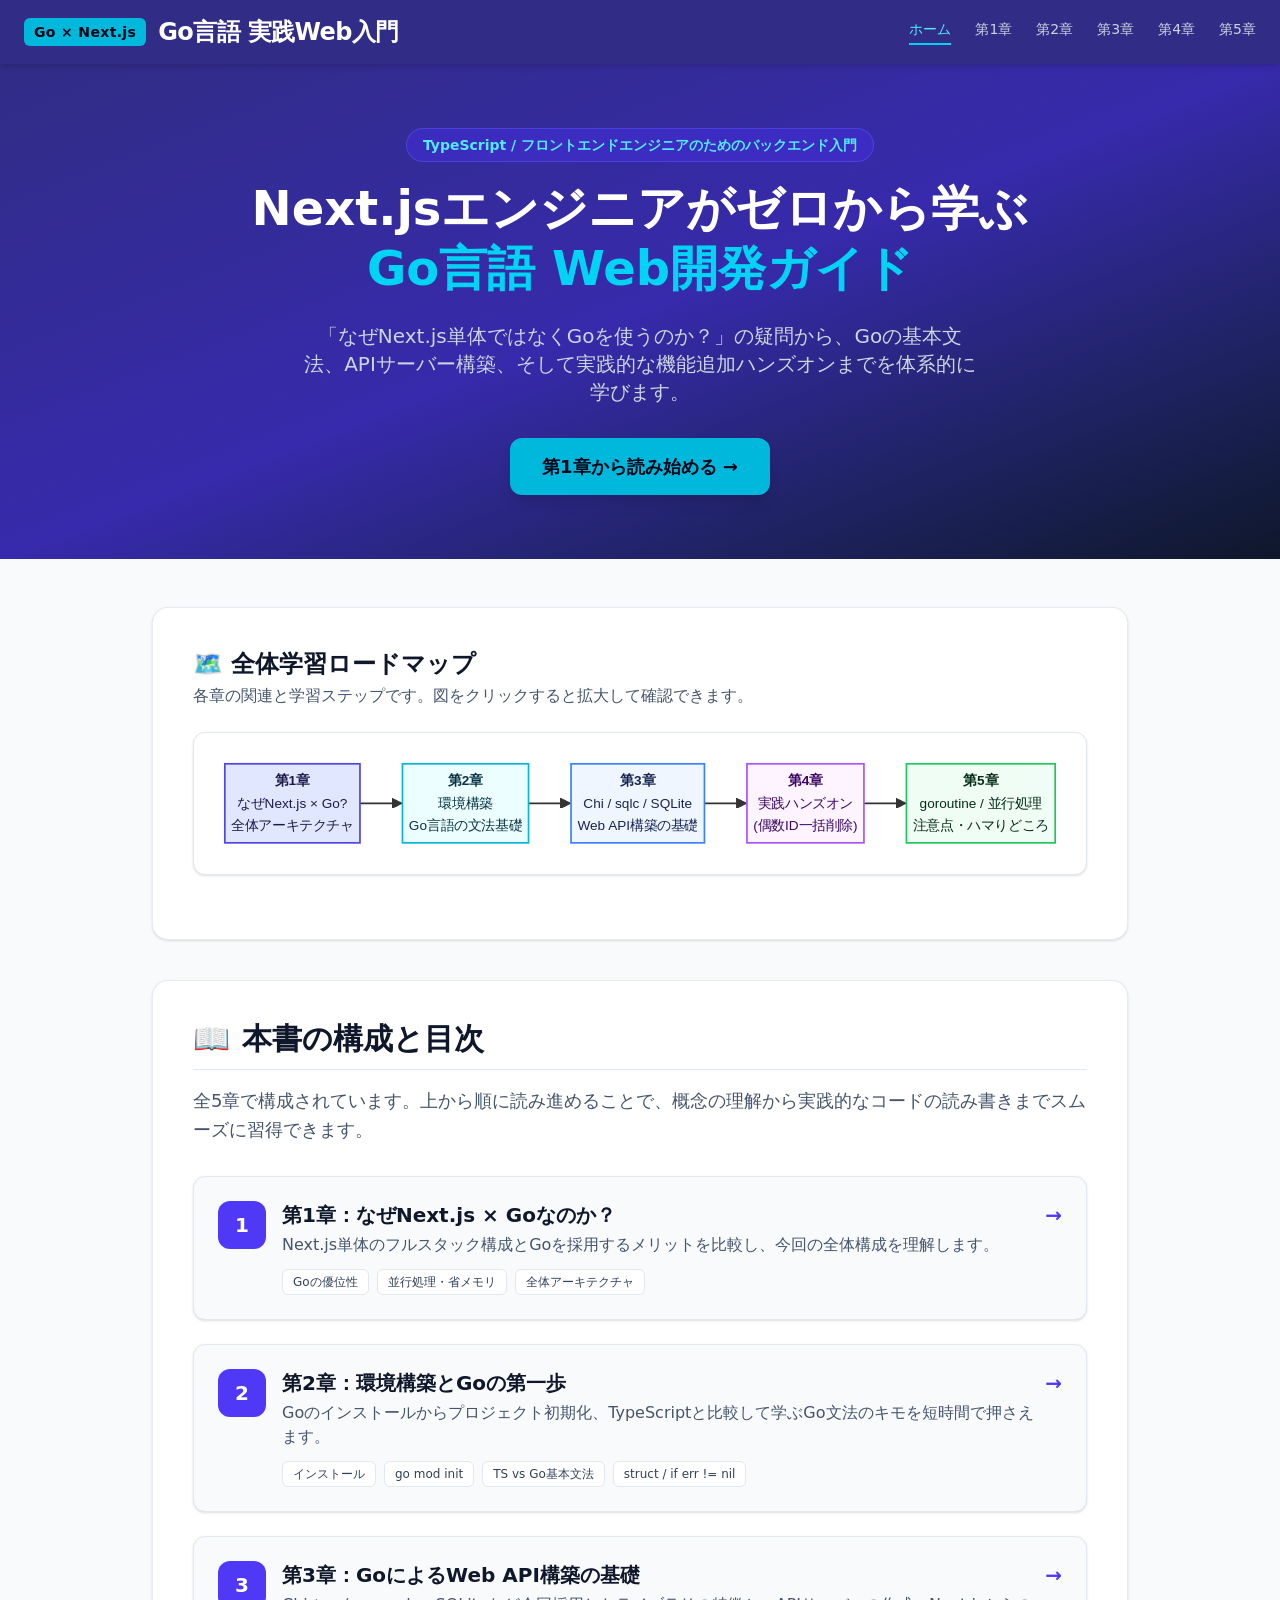
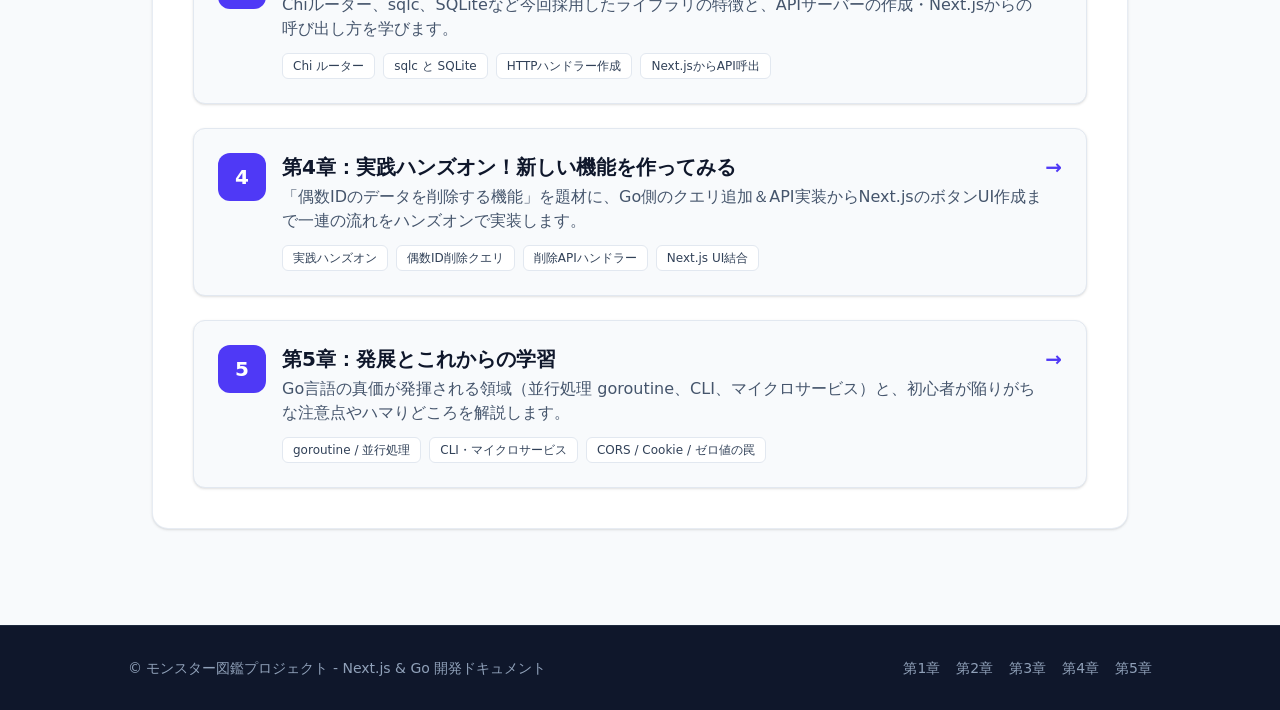
<file: docs/index.html>
<!DOCTYPE html>
<html lang="ja">

<head>
  <meta charset="UTF-8">
  <meta name="viewport" content="width=device-width, initial-scale=1.0">
  <title>Go言語入門チュートリアル | Next.js × Go実践解説</title>
  <link rel="stylesheet" href="assets/css/tailwind.css">
  <script src="assets/js/mermaid.min.js"></script>
</head>

<body class="text-[18px] leading-relaxed text-slate-800 bg-slate-50 font-sans antialiased min-h-screen flex flex-col">

  <!-- ヘッダー -->
  <header class="bg-indigo-900 text-white shadow-md sticky top-0 z-50">
    <div class="max-w-7xl mx-auto px-6 py-4 flex items-center justify-between">
      <div class="flex items-center space-x-3">
        <span class="bg-cyan-500 text-slate-950 font-bold px-2.5 py-1 rounded-md text-sm tracking-wide">Go ×
          Next.js</span>
        <a href="index.html" class="text-2xl font-bold tracking-tight hover:text-cyan-300 transition">Go言語 実践Web入門</a>
      </div>
      <nav class="hidden md:flex space-x-6 text-sm font-medium">
        <a href="index.html" class="text-cyan-300 border-b-2 border-cyan-400 pb-1">ホーム</a>
        <a href="chapter1.html" class="text-slate-300 hover:text-white transition">第1章</a>
        <a href="chapter2.html" class="text-slate-300 hover:text-white transition">第2章</a>
        <a href="chapter3.html" class="text-slate-300 hover:text-white transition">第3章</a>
        <a href="chapter4.html" class="text-slate-300 hover:text-white transition">第4章</a>
        <a href="chapter5.html" class="text-slate-300 hover:text-white transition">第5章</a>
      </nav>
    </div>
  </header>

  <!-- ヒーローセクション -->
  <section class="bg-gradient-to-br from-indigo-900 via-indigo-800 to-slate-900 text-white py-16 px-6">
    <div class="max-w-4xl mx-auto text-center">
      <div
        class="inline-block bg-indigo-700/60 text-cyan-300 text-sm font-semibold px-4 py-1.5 rounded-full mb-4 border border-indigo-500/40">
        TypeScript / フロントエンドエンジニアのためのバックエンド入門
      </div>
      <h1 class="text-4xl md:text-5xl font-extrabold mb-6 leading-tight">
        Next.jsエンジニアがゼロから学ぶ<br><span class="text-cyan-400">Go言語 Web開発ガイド</span>
      </h1>
      <p class="text-xl text-slate-300 mb-8 max-w-2xl mx-auto">
        「なぜNext.js単体ではなくGoを使うのか？」の疑問から、Goの基本文法、APIサーバー構築、そして実践的な機能追加ハンズオンまでを体系的に学びます。
      </p>
      <div class="flex justify-center gap-4">
        <a href="chapter1.html"
          class="bg-cyan-500 hover:bg-cyan-400 text-slate-950 font-bold px-8 py-3.5 rounded-xl shadow-lg hover:shadow-cyan-500/30 transition transform hover:-translate-y-0.5">
          第1章から読み始める →
        </a>
      </div>
    </div>
  </section>

  <!-- メインコンテンツ（目次） -->
  <main class="max-w-5xl mx-auto px-6 py-12 flex-1 w-full">

    <!-- 学習ロードマップ（Mermaidフローチャート） -->
    <div class="bg-white rounded-2xl shadow-sm border border-slate-200/80 p-8 md:p-10 mb-10">
      <div class="flex items-center justify-between mb-4">
        <div>
          <h2 class="text-2xl font-bold text-slate-900 flex items-center gap-2">
            <span>🗺️</span> 全体学習ロードマップ
          </h2>
          <p class="text-slate-600 text-base mt-1">
            各章の関連と学習ステップです。図をクリックすると拡大して確認できます。
          </p>
        </div>
      </div>

      <!-- Mermaidダイアグラム -->
      <div class="mermaid text-center">
        flowchart LR
        C1["<b>第1章</b><br>なぜNext.js × Go?<br>全体アーキテクチャ"] --> C2["<b>第2章</b><br>環境構築<br>Go言語の文法基礎"]
        C2 --> C3["<b>第3章</b><br>Chi / sqlc / SQLite<br>Web API構築の基礎"]
        C3 --> C4["<b>第4章</b><br>実践ハンズオン<br>(偶数ID一括削除)"]
        C4 --> C5["<b>第5章</b><br>goroutine / 並行処理<br>注意点・ハマりどころ"]

        style C1 fill:#e0e7ff,stroke:#4f46e5,stroke-width:2px,color:#1e1b4b
        style C2 fill:#ecfeff,stroke:#06b6d4,stroke-width:2px,color:#083344
        style C3 fill:#eff6ff,stroke:#3b82f6,stroke-width:2px,color:#172554
        style C4 fill:#fdf4ff,stroke:#a855f7,stroke-width:2px,color:#3b0764
        style C5 fill:#f0fdf4,stroke:#22c55e,stroke-width:2px,color:#052e16
      </div>
    </div>

    <div class="bg-white rounded-2xl shadow-sm border border-slate-200/80 p-8 md:p-10 mb-12">
      <h2
        class="text-2xl md:text-3xl font-bold text-slate-900 mb-4 pb-3 border-b border-slate-200 flex items-center gap-3">
        <span>📖</span> 本書の構成と目次
      </h2>
      <p class="text-slate-600 mb-8">
        全5章で構成されています。上から順に読み進めることで、概念の理解から実践的なコードの読み書きまでスムーズに習得できます。
      </p>

      <!-- チャプターカード一覧 -->
      <div class="space-y-6">

        <!-- 第1章 -->
        <a href="chapter1.html"
          class="group block p-6 bg-slate-50 hover:bg-indigo-50/50 rounded-xl border border-slate-200 hover:border-indigo-300 transition duration-200 shadow-sm hover:shadow">
          <div class="flex items-start justify-between">
            <div class="flex gap-4">
              <span
                class="flex-shrink-0 w-12 h-12 bg-indigo-600 text-white rounded-xl flex items-center justify-center font-bold text-xl group-hover:scale-105 transition">1</span>
              <div>
                <h3 class="text-xl font-bold text-slate-900 group-hover:text-indigo-700 transition">第1章：なぜNext.js ×
                  Goなのか？</h3>
                <p class="text-slate-600 text-base mt-1">Next.js単体のフルスタック構成とGoを採用するメリットを比較し、今回の全体構成を理解します。</p>
                <div class="flex flex-wrap gap-2 mt-3">
                  <span
                    class="text-xs bg-white text-slate-700 px-2.5 py-1 rounded-md border border-slate-200">Goの優位性</span>
                  <span
                    class="text-xs bg-white text-slate-700 px-2.5 py-1 rounded-md border border-slate-200">並行処理・省メモリ</span>
                  <span
                    class="text-xs bg-white text-slate-700 px-2.5 py-1 rounded-md border border-slate-200">全体アーキテクチャ</span>
                </div>
              </div>
            </div>
            <span
              class="text-indigo-600 group-hover:translate-x-1 transition font-bold text-xl hidden sm:block">→</span>
          </div>
        </a>

        <!-- 第2章 -->
        <a href="chapter2.html"
          class="group block p-6 bg-slate-50 hover:bg-indigo-50/50 rounded-xl border border-slate-200 hover:border-indigo-300 transition duration-200 shadow-sm hover:shadow">
          <div class="flex items-start justify-between">
            <div class="flex gap-4">
              <span
                class="flex-shrink-0 w-12 h-12 bg-indigo-600 text-white rounded-xl flex items-center justify-center font-bold text-xl group-hover:scale-105 transition">2</span>
              <div>
                <h3 class="text-xl font-bold text-slate-900 group-hover:text-indigo-700 transition">第2章：環境構築とGoの第一歩</h3>
                <p class="text-slate-600 text-base mt-1">Goのインストールからプロジェクト初期化、TypeScriptと比較して学ぶGo文法のキモを短時間で押さえます。</p>
                <div class="flex flex-wrap gap-2 mt-3">
                  <span
                    class="text-xs bg-white text-slate-700 px-2.5 py-1 rounded-md border border-slate-200">インストール</span>
                  <span class="text-xs bg-white text-slate-700 px-2.5 py-1 rounded-md border border-slate-200">go mod
                    init</span>
                  <span class="text-xs bg-white text-slate-700 px-2.5 py-1 rounded-md border border-slate-200">TS vs
                    Go基本文法</span>
                  <span class="text-xs bg-white text-slate-700 px-2.5 py-1 rounded-md border border-slate-200">struct /
                    if err != nil</span>
                </div>
              </div>
            </div>
            <span
              class="text-indigo-600 group-hover:translate-x-1 transition font-bold text-xl hidden sm:block">→</span>
          </div>
        </a>

        <!-- 第3章 -->
        <a href="chapter3.html"
          class="group block p-6 bg-slate-50 hover:bg-indigo-50/50 rounded-xl border border-slate-200 hover:border-indigo-300 transition duration-200 shadow-sm hover:shadow">
          <div class="flex items-start justify-between">
            <div class="flex gap-4">
              <span
                class="flex-shrink-0 w-12 h-12 bg-indigo-600 text-white rounded-xl flex items-center justify-center font-bold text-xl group-hover:scale-105 transition">3</span>
              <div>
                <h3 class="text-xl font-bold text-slate-900 group-hover:text-indigo-700 transition">第3章：GoによるWeb
                  API構築の基礎</h3>
                <p class="text-slate-600 text-base mt-1">
                  Chiルーター、sqlc、SQLiteなど今回採用したライブラリの特徴と、APIサーバーの作成・Next.jsからの呼び出し方を学びます。</p>
                <div class="flex flex-wrap gap-2 mt-3">
                  <span class="text-xs bg-white text-slate-700 px-2.5 py-1 rounded-md border border-slate-200">Chi
                    ルーター</span>
                  <span class="text-xs bg-white text-slate-700 px-2.5 py-1 rounded-md border border-slate-200">sqlc と
                    SQLite</span>
                  <span
                    class="text-xs bg-white text-slate-700 px-2.5 py-1 rounded-md border border-slate-200">HTTPハンドラー作成</span>
                  <span
                    class="text-xs bg-white text-slate-700 px-2.5 py-1 rounded-md border border-slate-200">Next.jsからAPI呼出</span>
                </div>
              </div>
            </div>
            <span
              class="text-indigo-600 group-hover:translate-x-1 transition font-bold text-xl hidden sm:block">→</span>
          </div>
        </a>

        <!-- 第4章 -->
        <a href="chapter4.html"
          class="group block p-6 bg-slate-50 hover:bg-indigo-50/50 rounded-xl border border-slate-200 hover:border-indigo-300 transition duration-200 shadow-sm hover:shadow">
          <div class="flex items-start justify-between">
            <div class="flex gap-4">
              <span
                class="flex-shrink-0 w-12 h-12 bg-indigo-600 text-white rounded-xl flex items-center justify-center font-bold text-xl group-hover:scale-105 transition">4</span>
              <div>
                <h3 class="text-xl font-bold text-slate-900 group-hover:text-indigo-700 transition">
                  第4章：実践ハンズオン！新しい機能を作ってみる</h3>
                <p class="text-slate-600 text-base mt-1">
                  「偶数IDのデータを削除する機能」を題材に、Go側のクエリ追加＆API実装からNext.jsのボタンUI作成まで一連の流れをハンズオンで実装します。</p>
                <div class="flex flex-wrap gap-2 mt-3">
                  <span
                    class="text-xs bg-white text-slate-700 px-2.5 py-1 rounded-md border border-slate-200">実践ハンズオン</span>
                  <span
                    class="text-xs bg-white text-slate-700 px-2.5 py-1 rounded-md border border-slate-200">偶数ID削除クエリ</span>
                  <span
                    class="text-xs bg-white text-slate-700 px-2.5 py-1 rounded-md border border-slate-200">削除APIハンドラー</span>
                  <span class="text-xs bg-white text-slate-700 px-2.5 py-1 rounded-md border border-slate-200">Next.js
                    UI結合</span>
                </div>
              </div>
            </div>
            <span
              class="text-indigo-600 group-hover:translate-x-1 transition font-bold text-xl hidden sm:block">→</span>
          </div>
        </a>

        <!-- 第5章 -->
        <a href="chapter5.html"
          class="group block p-6 bg-slate-50 hover:bg-indigo-50/50 rounded-xl border border-slate-200 hover:border-indigo-300 transition duration-200 shadow-sm hover:shadow">
          <div class="flex items-start justify-between">
            <div class="flex gap-4">
              <span
                class="flex-shrink-0 w-12 h-12 bg-indigo-600 text-white rounded-xl flex items-center justify-center font-bold text-xl group-hover:scale-105 transition">5</span>
              <div>
                <h3 class="text-xl font-bold text-slate-900 group-hover:text-indigo-700 transition">第5章：発展とこれからの学習</h3>
                <p class="text-slate-600 text-base mt-1">Go言語の真価が発揮される領域（並行処理
                  goroutine、CLI、マイクロサービス）と、初心者が陥りがちな注意点やハマりどころを解説します。</p>
                <div class="flex flex-wrap gap-2 mt-3">
                  <span class="text-xs bg-white text-slate-700 px-2.5 py-1 rounded-md border border-slate-200">goroutine
                    / 並行処理</span>
                  <span
                    class="text-xs bg-white text-slate-700 px-2.5 py-1 rounded-md border border-slate-200">CLI・マイクロサービス</span>
                  <span class="text-xs bg-white text-slate-700 px-2.5 py-1 rounded-md border border-slate-200">CORS /
                    Cookie / ゼロ値の罠</span>
                </div>
              </div>
            </div>
            <span
              class="text-indigo-600 group-hover:translate-x-1 transition font-bold text-xl hidden sm:block">→</span>
          </div>
        </a>

      </div>
    </div>
  </main>

  <!-- フッター -->
  <footer class="bg-slate-900 text-slate-400 py-8 px-6 text-center text-sm border-t border-slate-800">
    <div class="max-w-5xl mx-auto flex flex-col md:flex-row items-center justify-between gap-4">
      <p>© モンスター図鑑プロジェクト - Next.js & Go 開発ドキュメント</p>
      <div class="flex space-x-4">
        <a href="chapter1.html" class="hover:text-white transition">第1章</a>
        <a href="chapter2.html" class="hover:text-white transition">第2章</a>
        <a href="chapter3.html" class="hover:text-white transition">第3章</a>
        <a href="chapter4.html" class="hover:text-white transition">第4章</a>
        <a href="chapter5.html" class="hover:text-white transition">第5章</a>
      </div>
    </div>
  </footer>

  <!-- Mermaid初期化 & 拡大モーダルスクリプト -->
  <script>
    mermaid.initialize({
      startOnLoad: true,
      theme: 'default',
      securityLevel: 'loose'
    });

    document.addEventListener('DOMContentLoaded', () => {
      const modal = document.createElement('div');
      modal.id = 'mermaid-modal';
      modal.className = 'fixed inset-0 bg-slate-950/80 backdrop-blur-sm z-[100] hidden items-center justify-center p-4 cursor-zoom-out transition-opacity duration-200';
      modal.innerHTML = `
        <div class="relative w-[96vw] max-w-[96vw] h-[92vh] max-h-[92vh] bg-white rounded-2xl p-4 md:p-6 shadow-2xl overflow-hidden cursor-default flex flex-col items-center">
          <div class="w-full flex justify-between items-center pb-3 border-b border-slate-200 mb-2 flex-shrink-0">
            <span class="text-sm font-bold text-slate-500">🔍 図の全画面プレビュー (Escキーまたは外側クリックで閉じます)</span>
            <button id="close-modal-btn" class="text-slate-400 hover:text-slate-700 bg-slate-100 hover:bg-slate-200 rounded-full w-8 h-8 flex items-center justify-center font-bold text-lg transition">✕</button>
          </div>
          <div id="modal-content" class="w-full flex-1 flex justify-center items-center overflow-auto p-2"></div>
        </div>
      `;
      document.body.appendChild(modal);

      const modalContent = document.getElementById('modal-content');
      const closeModalBtn = document.getElementById('close-modal-btn');

      const closeModal = () => {
        modal.classList.add('hidden');
        modal.classList.remove('flex');
        modalContent.innerHTML = '';
      };

      closeModalBtn.addEventListener('click', closeModal);
      modal.addEventListener('click', (e) => {
        if (e.target === modal) closeModal();
      });
      document.addEventListener('keydown', (e) => {
        if (e.key === 'Escape') closeModal();
      });

      const openModal = (mermaidEl) => {
        const svg = mermaidEl.querySelector('svg');
        if (svg) {
          modalContent.innerHTML = svg.outerHTML;
          const modalSvg = modalContent.querySelector('svg');
          modalSvg.style.width = '100%';
          modalSvg.style.height = '100%';
          modalSvg.style.maxWidth = '100%';
          modalSvg.style.maxHeight = '100%';
          modal.classList.remove('hidden');
          modal.classList.add('flex');
        }
      };

      setTimeout(() => {
        document.querySelectorAll('.mermaid').forEach((el) => {
          el.classList.add('cursor-pointer', 'flex', 'justify-center', 'items-center', 'w-full');
          if (!el.parentElement.classList.contains('mermaid-wrapper')) {
            const wrapper = document.createElement('div');
            wrapper.className = 'mermaid-wrapper bg-white border border-slate-200 rounded-xl p-6 my-6 shadow-sm hover:shadow-md transition flex justify-center items-center overflow-x-auto cursor-pointer';
            wrapper.title = 'クリックで拡大表示';
            el.parentNode.insertBefore(wrapper, el);
            wrapper.appendChild(el);

            wrapper.addEventListener('click', (e) => {
              if (!e.target.closest('#mermaid-modal')) {
                openModal(el);
              }
            });
          }
        });
      }, 500);
    });
  </script>

</body>

</html>
</file>
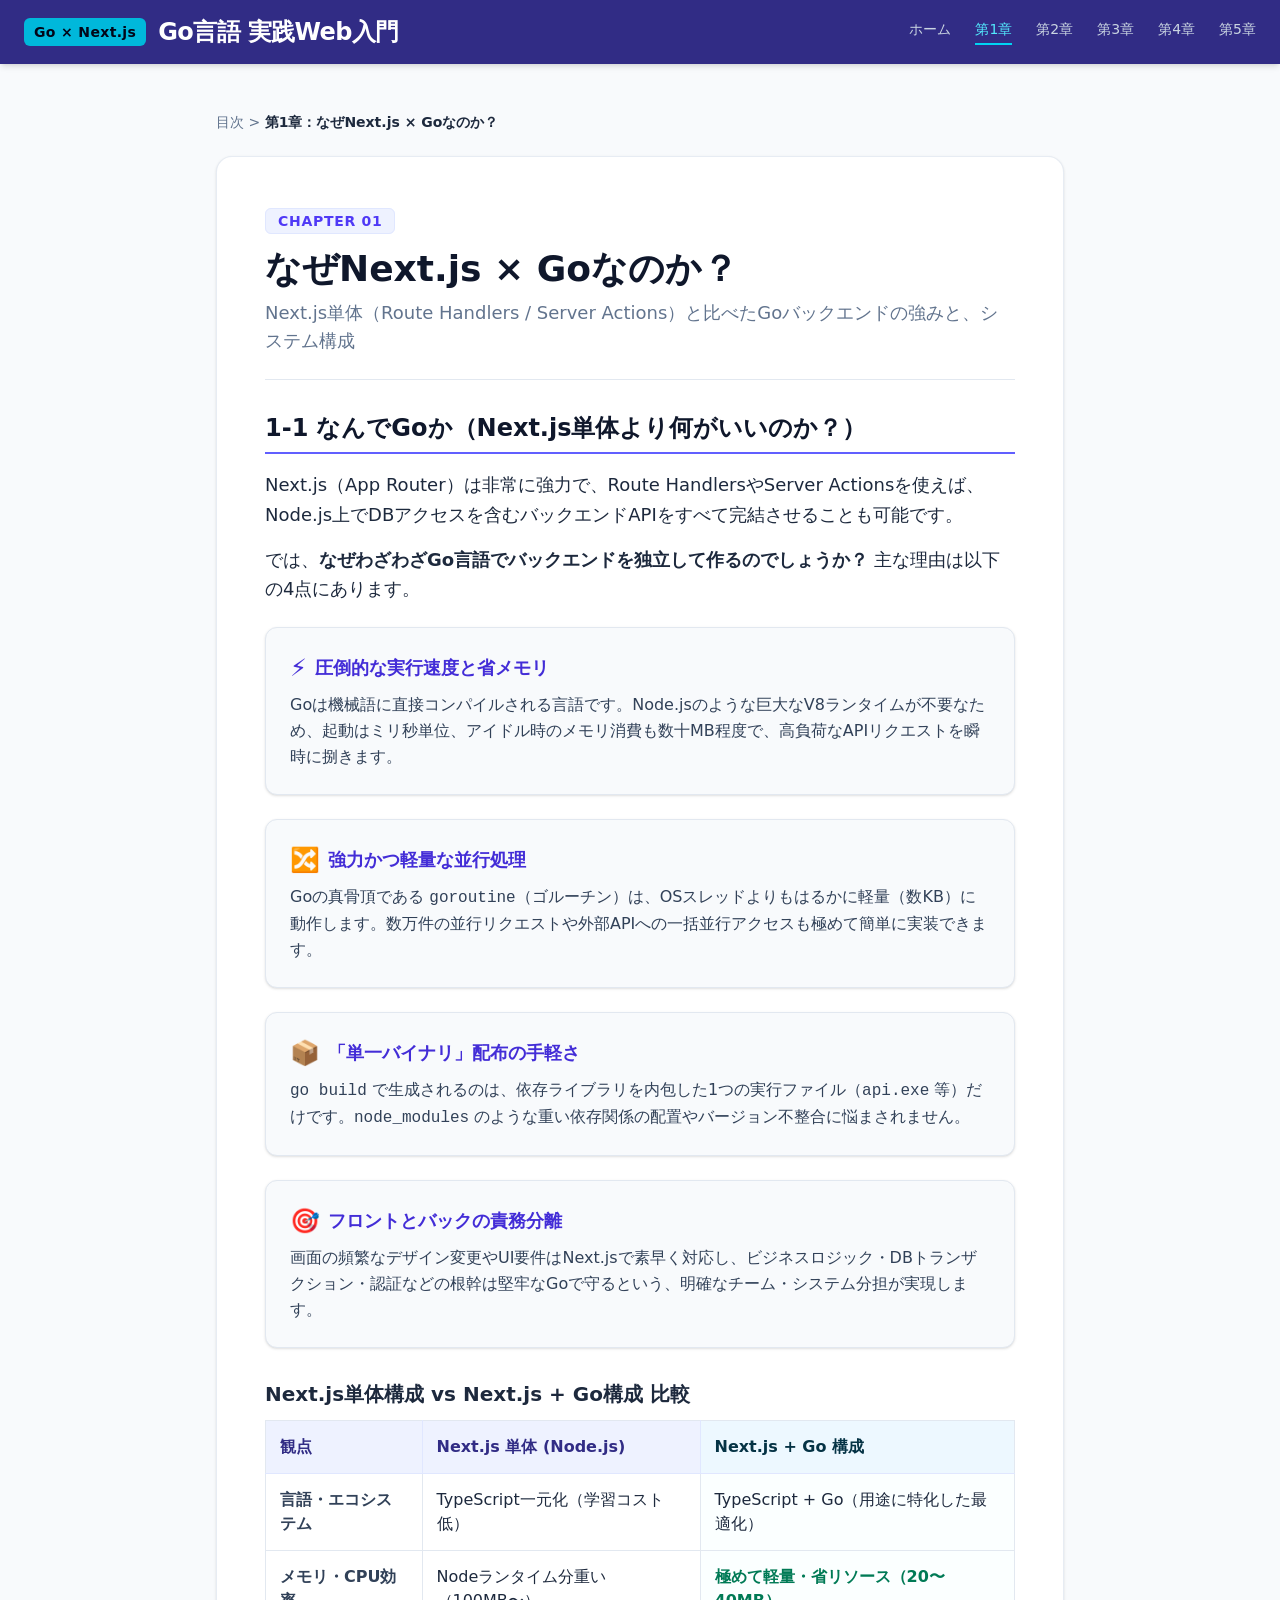
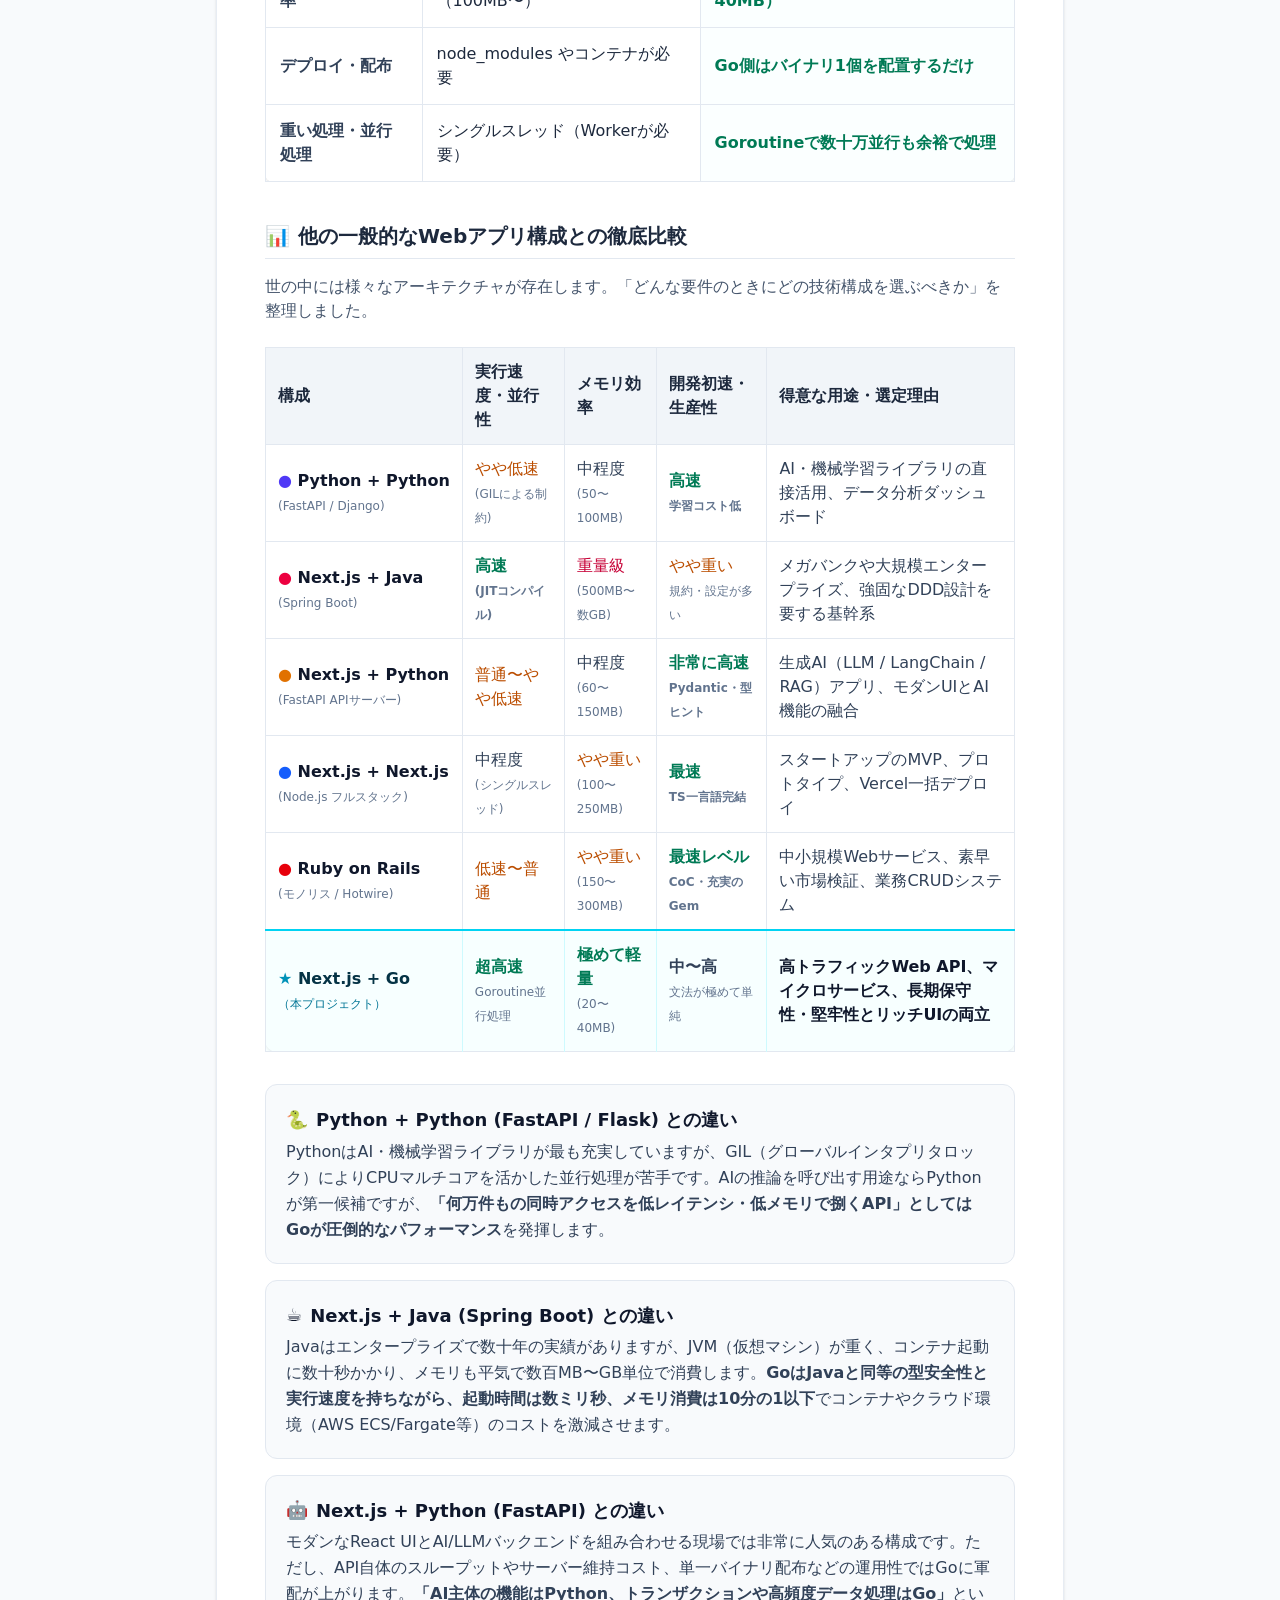
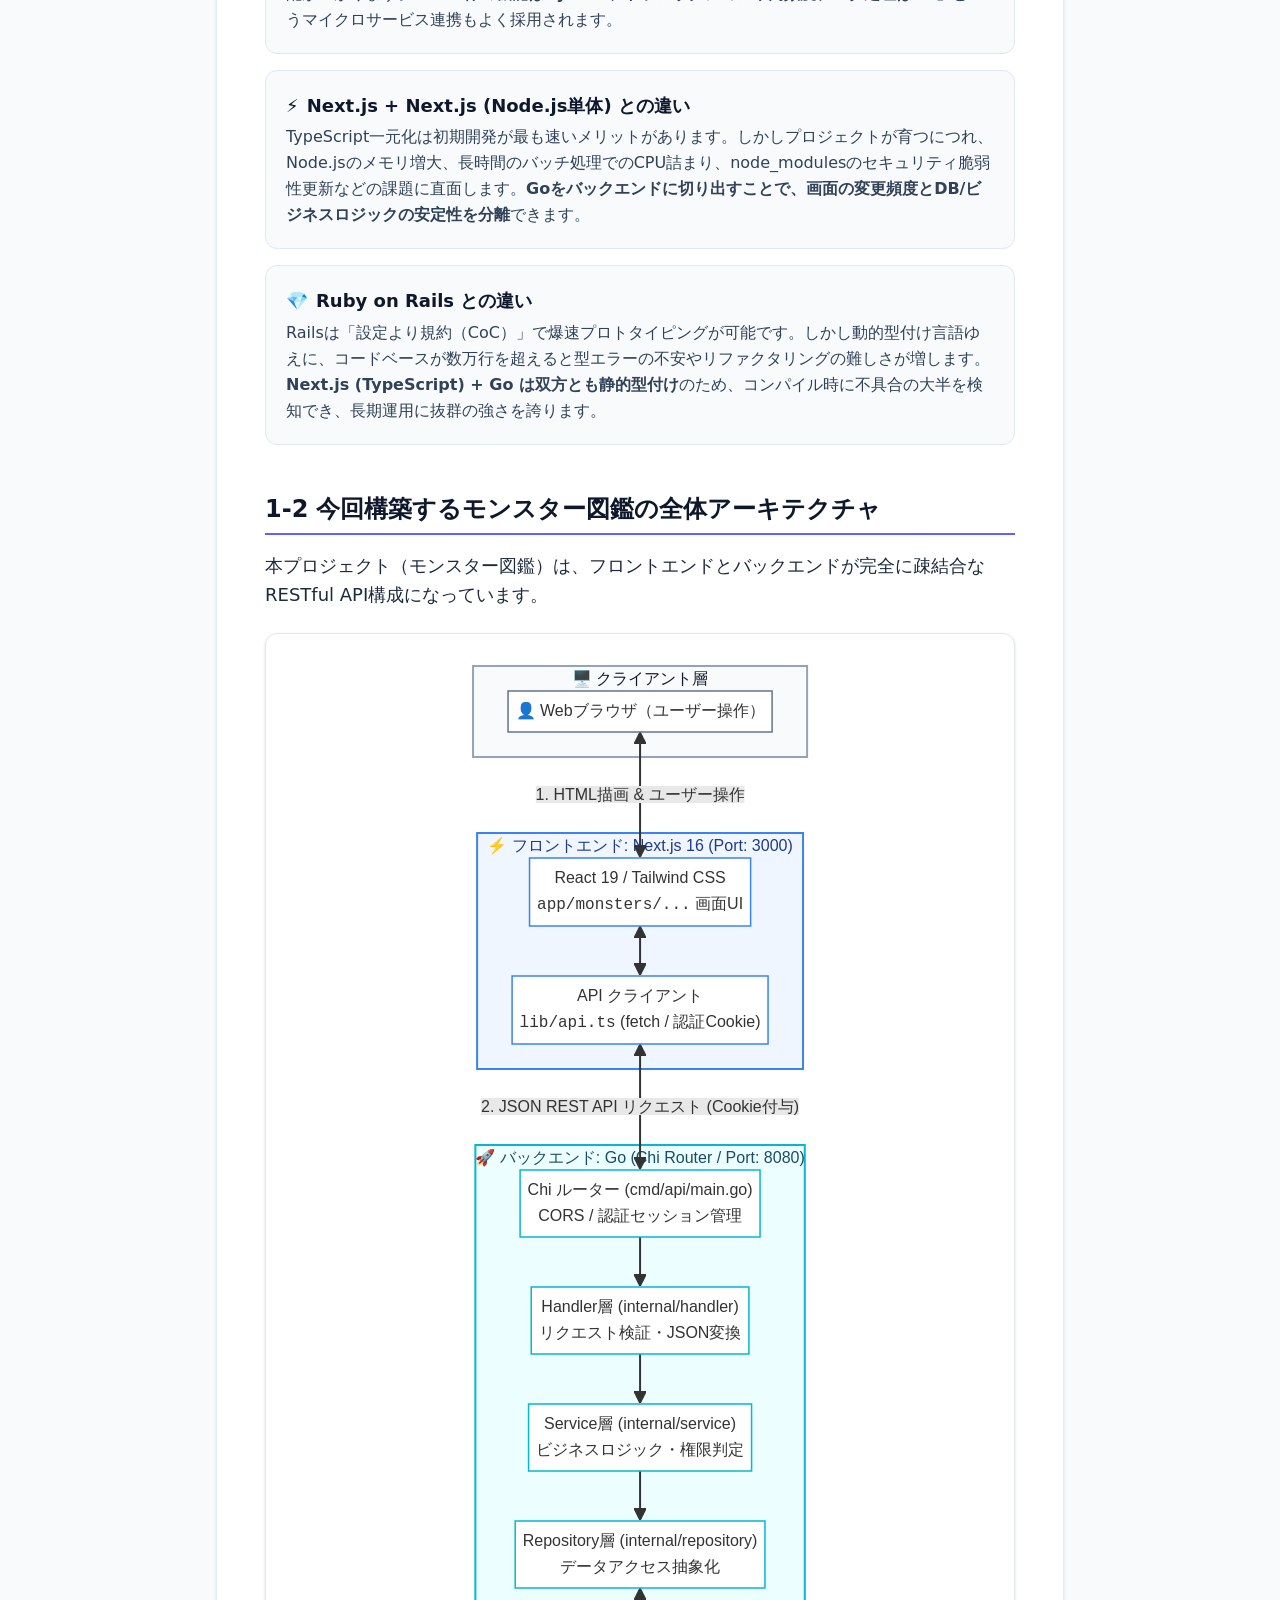
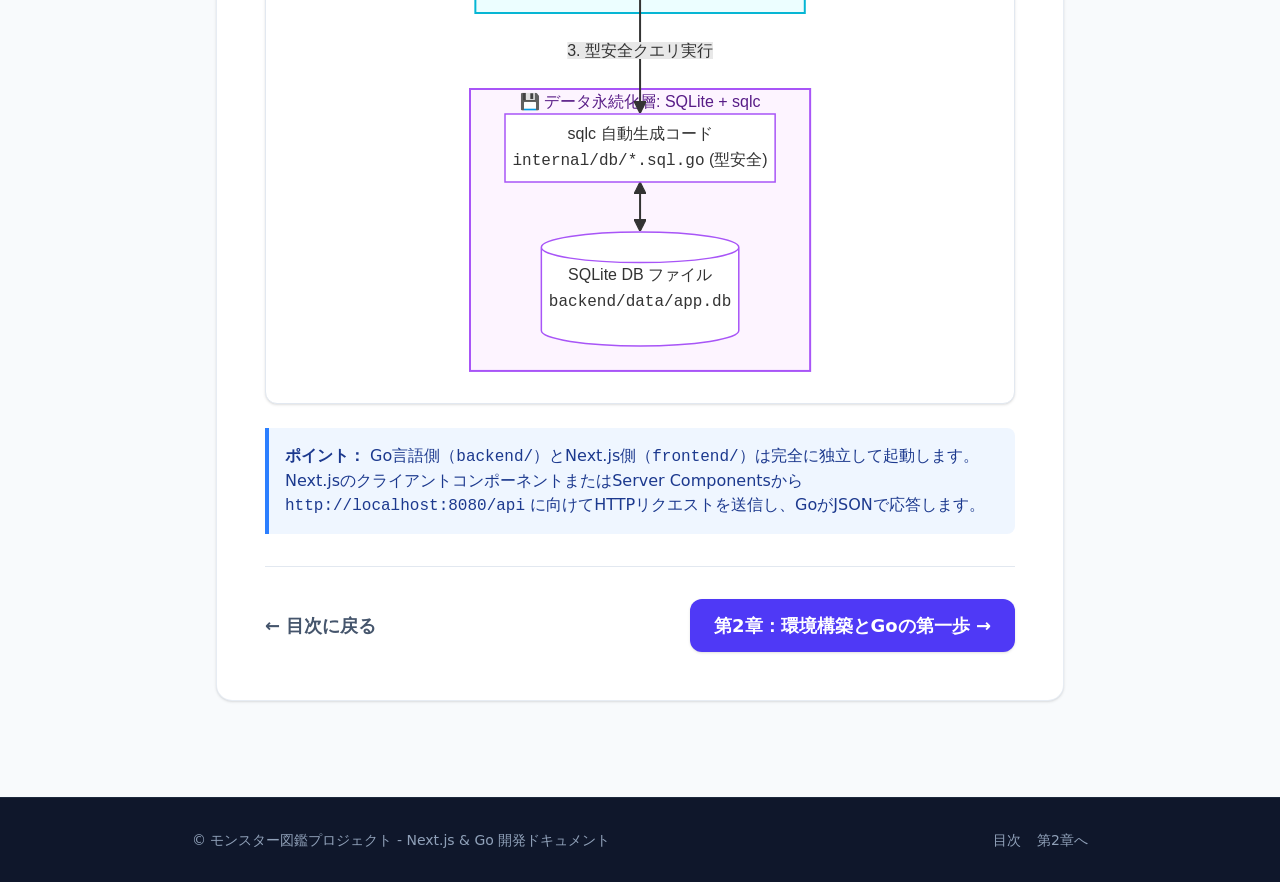
<file: docs/chapter1.html>
<!DOCTYPE html>
<html lang="ja">

<head>
  <meta charset="UTF-8">
  <meta name="viewport" content="width=device-width, initial-scale=1.0">
  <title>第1章：なぜNext.js × Goなのか？ | Go言語実践Web入門</title>
  <link rel="stylesheet" href="assets/css/tailwind.css">
  <script src="assets/js/mermaid.min.js"></script>
</head>

<body class="text-[18px] leading-relaxed text-slate-800 bg-slate-50 font-sans antialiased min-h-screen flex flex-col">

  <!-- ヘッダー -->
  <header class="bg-indigo-900 text-white shadow-md sticky top-0 z-50">
    <div class="max-w-7xl mx-auto px-6 py-4 flex items-center justify-between">
      <div class="flex items-center space-x-3">
        <span class="bg-cyan-500 text-slate-950 font-bold px-2.5 py-1 rounded-md text-sm tracking-wide">Go ×
          Next.js</span>
        <a href="index.html" class="text-2xl font-bold tracking-tight hover:text-cyan-300 transition">Go言語 実践Web入門</a>
      </div>
      <nav class="hidden md:flex space-x-6 text-sm font-medium">
        <a href="index.html" class="text-slate-300 hover:text-white transition">ホーム</a>
        <a href="chapter1.html" class="text-cyan-300 border-b-2 border-cyan-400 pb-1">第1章</a>
        <a href="chapter2.html" class="text-slate-300 hover:text-white transition">第2章</a>
        <a href="chapter3.html" class="text-slate-300 hover:text-white transition">第3章</a>
        <a href="chapter4.html" class="text-slate-300 hover:text-white transition">第4章</a>
        <a href="chapter5.html" class="text-slate-300 hover:text-white transition">第5章</a>
      </nav>
    </div>
  </header>

  <!-- メインコンテンツ -->
  <main class="max-w-4xl mx-auto px-6 py-12 flex-1 w-full">

    <!-- パンくずリスト -->
    <nav class="text-sm text-slate-500 mb-6">
      <a href="index.html" class="hover:underline">目次</a> &gt; <span class="text-slate-800 font-semibold">第1章：なぜNext.js
        × Goなのか？</span>
    </nav>

    <div class="bg-white rounded-2xl shadow-sm border border-slate-200/80 p-8 md:p-12 mb-12">
      <!-- 章見出し -->
      <div class="border-b border-slate-200 pb-6 mb-8">
        <span
          class="text-indigo-600 font-bold text-sm tracking-wider uppercase bg-indigo-50 px-3 py-1 rounded-md border border-indigo-100">Chapter
          01</span>
        <h1 class="text-3xl md:text-4xl font-extrabold text-slate-900 mt-3 leading-tight">
          なぜNext.js × Goなのか？
        </h1>
        <p class="text-slate-500 mt-2 text-lg">Next.js単体（Route Handlers / Server Actions）と比べたGoバックエンドの強みと、システム構成</p>
      </div>

      <!-- セクション 1-1 -->
      <section class="mb-12">
        <h2 class="text-2xl font-bold text-slate-900 mb-4 pb-2 border-b-2 border-indigo-500 flex items-center gap-2">
          <span>1-1</span> なんでGoか（Next.js単体より何がいいのか？）
        </h2>
        <p class="mb-4">
          Next.js（App Router）は非常に強力で、Route HandlersやServer Actionsを使えば、Node.js上でDBアクセスを含むバックエンドAPIをすべて完結させることも可能です。
        </p>
        <p class="mb-6">
          では、<strong>なぜわざわざGo言語でバックエンドを独立して作るのでしょうか？</strong> 主な理由は以下の4点にあります。
        </p>

        <!-- メリット4つのカード -->
        <div class="grid grid-cols-1 md:grid-cols-1 gap-6 mb-8">
          <div class="p-6 bg-slate-50 rounded-xl border border-slate-200 shadow-sm">
            <h3 class="font-bold text-indigo-700 text-lg mb-2 flex items-center gap-2">
              <span class="text-2xl">⚡</span> 圧倒的な実行速度と省メモリ
            </h3>
            <p class="text-slate-700 text-base leading-relaxed">
              Goは機械語に直接コンパイルされる言語です。Node.jsのような巨大なV8ランタイムが不要なため、起動はミリ秒単位、アイドル時のメモリ消費も数十MB程度で、高負荷なAPIリクエストを瞬時に捌きます。
            </p>
          </div>

          <div class="p-6 bg-slate-50 rounded-xl border border-slate-200 shadow-sm">
            <h3 class="font-bold text-indigo-700 text-lg mb-2 flex items-center gap-2">
              <span class="text-2xl">🔀</span> 強力かつ軽量な並行処理
            </h3>
            <p class="text-slate-700 text-base leading-relaxed">
              Goの真骨頂である
              <code>goroutine</code>（ゴルーチン）は、OSスレッドよりもはるかに軽量（数KB）に動作します。数万件の並行リクエストや外部APIへの一括並行アクセスも極めて簡単に実装できます。
            </p>
          </div>

          <div class="p-6 bg-slate-50 rounded-xl border border-slate-200 shadow-sm">
            <h3 class="font-bold text-indigo-700 text-lg mb-2 flex items-center gap-2">
              <span class="text-2xl">📦</span> 「単一バイナリ」配布の手軽さ
            </h3>
            <p class="text-slate-700 text-base leading-relaxed">
              <code>go build</code> で生成されるのは、依存ライブラリを内包した1つの実行ファイル（<code>api.exe</code> 等）だけです。<code>node_modules</code>
              のような重い依存関係の配置やバージョン不整合に悩まされません。
            </p>
          </div>

          <div class="p-6 bg-slate-50 rounded-xl border border-slate-200 shadow-sm">
            <h3 class="font-bold text-indigo-700 text-lg mb-2 flex items-center gap-2">
              <span class="text-2xl">🎯</span> フロントとバックの責務分離
            </h3>
            <p class="text-slate-700 text-base leading-relaxed">
              画面の頻繁なデザイン変更やUI要件はNext.jsで素早く対応し、ビジネスロジック・DBトランザクション・認証などの根幹は堅牢なGoで守るという、明確なチーム・システム分担が実現します。
            </p>
          </div>
        </div>

        <!-- 比較表 -->
        <h3 class="font-bold text-slate-800 text-xl mb-3">Next.js単体構成 vs Next.js + Go構成 比較</h3>
        <div class="overflow-x-auto mb-6">
          <table
            class="w-full text-left border-collapse text-base bg-white rounded-lg shadow-sm border border-slate-200">
            <thead>
              <tr class="bg-indigo-50 border-b border-indigo-100 text-indigo-900 font-bold">
                <th class="p-3.5 border-r border-indigo-100">観点</th>
                <th class="p-3.5 border-r border-indigo-100">Next.js 単体 (Node.js)</th>
                <th class="p-3.5 bg-cyan-50/50 text-cyan-950">Next.js + Go 構成</th>
              </tr>
            </thead>
            <tbody class="divide-y divide-slate-200">
              <tr>
                <td class="p-3.5 font-bold text-slate-700 border-r border-slate-200">言語・エコシステム</td>
                <td class="p-3.5 border-r border-slate-200">TypeScript一元化（学習コスト低）</td>
                <td class="p-3.5 bg-cyan-50/20">TypeScript + Go（用途に特化した最適化）</td>
              </tr>
              <tr>
                <td class="p-3.5 font-bold text-slate-700 border-r border-slate-200">メモリ・CPU効率</td>
                <td class="p-3.5 border-r border-slate-200">Nodeランタイム分重い（100MB〜）</td>
                <td class="p-3.5 bg-cyan-50/20 font-semibold text-emerald-700">極めて軽量・省リソース（20〜40MB）</td>
              </tr>
              <tr>
                <td class="p-3.5 font-bold text-slate-700 border-r border-slate-200">デプロイ・配布</td>
                <td class="p-3.5 border-r border-slate-200">node_modules やコンテナが必要</td>
                <td class="p-3.5 bg-cyan-50/20 font-semibold text-emerald-700">Go側はバイナリ1個を配置するだけ</td>
              </tr>
              <tr>
                <td class="p-3.5 font-bold text-slate-700 border-r border-slate-200">重い処理・並行処理</td>
                <td class="p-3.5 border-r border-slate-200">シングルスレッド（Workerが必要）</td>
                <td class="p-3.5 bg-cyan-50/20 font-semibold text-emerald-700">Goroutineで数十万並行も余裕で処理</td>
              </tr>
            </tbody>
          </table>
        </div>

        <!-- 一般的なWebアプリ構成との徹底比較 -->
        <h3 class="font-bold text-slate-800 text-xl mt-10 mb-4 pb-2 border-b border-slate-200 flex items-center gap-2">
          <span>📊</span> 他の一般的なWebアプリ構成との徹底比較
        </h3>
        <p class="text-slate-600 mb-6 text-base">
          世の中には様々なアーキテクチャが存在します。「どんな要件のときにどの技術構成を選ぶべきか」を整理しました。
        </p>

        <!-- マトリクス比較表 -->
        <div class="overflow-x-auto mb-8">
          <table class="w-full text-left border-collapse text-sm md:text-base bg-white rounded-xl shadow-sm border border-slate-200">
            <thead>
              <tr class="bg-slate-100 border-b border-slate-200 text-slate-800 font-bold">
                <th class="p-3 border-r border-slate-200">構成</th>
                <th class="p-3 border-r border-slate-200">実行速度・並行性</th>
                <th class="p-3 border-r border-slate-200">メモリ効率</th>
                <th class="p-3 border-r border-slate-200">開発初速・生産性</th>
                <th class="p-3">得意な用途・選定理由</th>
              </tr>
            </thead>
            <tbody class="divide-y divide-slate-200 text-slate-700">
              <tr class="hover:bg-slate-50/80">
                <td class="p-3 font-bold text-slate-900 border-r border-slate-200 whitespace-nowrap">
                  <span class="text-indigo-600">●</span> Python + Python<br><span class="text-xs text-slate-500 font-normal">(FastAPI / Django)</span>
                </td>
                <td class="p-3 border-r border-slate-200 text-amber-700">やや低速<br><span class="text-xs text-slate-500">(GILによる制約)</span></td>
                <td class="p-3 border-r border-slate-200">中程度<br><span class="text-xs text-slate-500">(50〜100MB)</span></td>
                <td class="p-3 border-r border-slate-200 text-emerald-700 font-semibold">高速<br><span class="text-xs text-slate-500">学習コスト低</span></td>
                <td class="p-3">AI・機械学習ライブラリの直接活用、データ分析ダッシュボード</td>
              </tr>
              <tr class="hover:bg-slate-50/80">
                <td class="p-3 font-bold text-slate-900 border-r border-slate-200 whitespace-nowrap">
                  <span class="text-rose-600">●</span> Next.js + Java<br><span class="text-xs text-slate-500 font-normal">(Spring Boot)</span>
                </td>
                <td class="p-3 border-r border-slate-200 text-emerald-700 font-semibold">高速<br><span class="text-xs text-slate-500">(JITコンパイル)</span></td>
                <td class="p-3 border-r border-slate-200 text-rose-700">重量級<br><span class="text-xs text-slate-500">(500MB〜数GB)</span></td>
                <td class="p-3 border-r border-slate-200 text-amber-700">やや重い<br><span class="text-xs text-slate-500">規約・設定が多い</span></td>
                <td class="p-3">メガバンクや大規模エンタープライズ、強固なDDD設計を要する基幹系</td>
              </tr>
              <tr class="hover:bg-slate-50/80">
                <td class="p-3 font-bold text-slate-900 border-r border-slate-200 whitespace-nowrap">
                  <span class="text-amber-600">●</span> Next.js + Python<br><span class="text-xs text-slate-500 font-normal">(FastAPI APIサーバー)</span>
                </td>
                <td class="p-3 border-r border-slate-200 text-amber-700">普通〜やや低速</td>
                <td class="p-3 border-r border-slate-200">中程度<br><span class="text-xs text-slate-500">(60〜150MB)</span></td>
                <td class="p-3 border-r border-slate-200 text-emerald-700 font-semibold">非常に高速<br><span class="text-xs text-slate-500">Pydantic・型ヒント</span></td>
                <td class="p-3">生成AI（LLM / LangChain / RAG）アプリ、モダンUIとAI機能の融合</td>
              </tr>
              <tr class="hover:bg-slate-50/80">
                <td class="p-3 font-bold text-slate-900 border-r border-slate-200 whitespace-nowrap">
                  <span class="text-blue-600">●</span> Next.js + Next.js<br><span class="text-xs text-slate-500 font-normal">(Node.js フルスタック)</span>
                </td>
                <td class="p-3 border-r border-slate-200">中程度<br><span class="text-xs text-slate-500">(シングルスレッド)</span></td>
                <td class="p-3 border-r border-slate-200 text-amber-700">やや重い<br><span class="text-xs text-slate-500">(100〜250MB)</span></td>
                <td class="p-3 border-r border-slate-200 text-emerald-700 font-semibold">最速<br><span class="text-xs text-slate-500">TS一言語完結</span></td>
                <td class="p-3">スタートアップのMVP、プロトタイプ、Vercel一括デプロイ</td>
              </tr>
              <tr class="hover:bg-slate-50/80">
                <td class="p-3 font-bold text-slate-900 border-r border-slate-200 whitespace-nowrap">
                  <span class="text-red-600">●</span> Ruby on Rails<br><span class="text-xs text-slate-500 font-normal">(モノリス / Hotwire)</span>
                </td>
                <td class="p-3 border-r border-slate-200 text-amber-700">低速〜普通</td>
                <td class="p-3 border-r border-slate-200 text-amber-700">やや重い<br><span class="text-xs text-slate-500">(150〜300MB)</span></td>
                <td class="p-3 border-r border-slate-200 text-emerald-700 font-semibold">最速レベル<br><span class="text-xs text-slate-500">CoC・充実のGem</span></td>
                <td class="p-3">中小規模Webサービス、素早い市場検証、業務CRUDシステム</td>
              </tr>
              <tr class="bg-cyan-50/40 border-t-2 border-cyan-400 font-semibold">
                <td class="p-3 text-cyan-950 font-bold border-r border-cyan-100 whitespace-nowrap">
                  <span class="text-cyan-600">★</span> Next.js + Go<br><span class="text-xs text-cyan-700 font-normal">（本プロジェクト）</span>
                </td>
                <td class="p-3 border-r border-cyan-100 text-emerald-700 font-bold">超高速<br><span class="text-xs text-slate-500 font-normal">Goroutine並行処理</span></td>
                <td class="p-3 border-r border-cyan-100 text-emerald-700 font-bold">極めて軽量<br><span class="text-xs text-slate-500 font-normal">(20〜40MB)</span></td>
                <td class="p-3 border-r border-cyan-100 text-slate-700">中〜高<br><span class="text-xs text-slate-500 font-normal">文法が極めて単純</span></td>
                <td class="p-3 text-slate-900">
                  高トラフィックWeb API、マイクロサービス、長期保守性・堅牢性とリッチUIの両立
                </td>
              </tr>
            </tbody>
          </table>
        </div>

        <!-- 各構成の詳細カード -->
        <div class="space-y-4 mb-8">
          <div class="p-5 bg-slate-50 rounded-xl border border-slate-200">
            <h4 class="font-bold text-slate-900 mb-1 flex items-center gap-2">
              <span class="text-lg">🐍</span> Python + Python (FastAPI / Flask) との違い
            </h4>
            <p class="text-slate-700 text-base leading-relaxed">
              PythonはAI・機械学習ライブラリが最も充実していますが、GIL（グローバルインタプリタロック）によりCPUマルチコアを活かした並行処理が苦手です。AIの推論を呼び出す用途ならPythonが第一候補ですが、<strong>「何万件もの同時アクセスを低レイテンシ・低メモリで捌くAPI」としてはGoが圧倒的なパフォーマンス</strong>を発揮します。
            </p>
          </div>

          <div class="p-5 bg-slate-50 rounded-xl border border-slate-200">
            <h4 class="font-bold text-slate-900 mb-1 flex items-center gap-2">
              <span class="text-lg">☕</span> Next.js + Java (Spring Boot) との違い
            </h4>
            <p class="text-slate-700 text-base leading-relaxed">
              Javaはエンタープライズで数十年の実績がありますが、JVM（仮想マシン）が重く、コンテナ起動に数十秒かかり、メモリも平気で数百MB〜GB単位で消費します。<strong>GoはJavaと同等の型安全性と実行速度を持ちながら、起動時間は数ミリ秒、メモリ消費は10分の1以下</strong>でコンテナやクラウド環境（AWS ECS/Fargate等）のコストを激減させます。
            </p>
          </div>

          <div class="p-5 bg-slate-50 rounded-xl border border-slate-200">
            <h4 class="font-bold text-slate-900 mb-1 flex items-center gap-2">
              <span class="text-lg">🤖</span> Next.js + Python (FastAPI) との違い
            </h4>
            <p class="text-slate-700 text-base leading-relaxed">
              モダンなReact UIとAI/LLMバックエンドを組み合わせる現場では非常に人気のある構成です。ただし、API自体のスループットやサーバー維持コスト、単一バイナリ配布などの運用性ではGoに軍配が上がります。<strong>「AI主体の機能はPython、トランザクションや高頻度データ処理はGo」</strong>というマイクロサービス連携もよく採用されます。
            </p>
          </div>

          <div class="p-5 bg-slate-50 rounded-xl border border-slate-200">
            <h4 class="font-bold text-slate-900 mb-1 flex items-center gap-2">
              <span class="text-lg">⚡</span> Next.js + Next.js (Node.js単体) との違い
            </h4>
            <p class="text-slate-700 text-base leading-relaxed">
              TypeScript一元化は初期開発が最も速いメリットがあります。しかしプロジェクトが育つにつれ、Node.jsのメモリ増大、長時間のバッチ処理でのCPU詰まり、node_modulesのセキュリティ脆弱性更新などの課題に直面します。<strong>Goをバックエンドに切り出すことで、画面の変更頻度とDB/ビジネスロジックの安定性を分離</strong>できます。
            </p>
          </div>

          <div class="p-5 bg-slate-50 rounded-xl border border-slate-200">
            <h4 class="font-bold text-slate-900 mb-1 flex items-center gap-2">
              <span class="text-lg">💎</span> Ruby on Rails との違い
            </h4>
            <p class="text-slate-700 text-base leading-relaxed">
              Railsは「設定より規約（CoC）」で爆速プロトタイピングが可能です。しかし動的型付け言語ゆえに、コードベースが数万行を超えると型エラーの不安やリファクタリングの難しさが増します。<strong>Next.js (TypeScript) + Go は双方とも静的型付け</strong>のため、コンパイル時に不具合の大半を検知でき、長期運用に抜群の強さを誇ります。
            </p>
          </div>
        </div>
      </section>

      <!-- セクション 1-2 -->
      <section class="mb-8">
        <h2 class="text-2xl font-bold text-slate-900 mb-4 pb-2 border-b-2 border-indigo-500 flex items-center gap-2">
          <span>1-2</span> 今回構築するモンスター図鑑の全体アーキテクチャ
        </h2>
        <p class="mb-4">
          本プロジェクト（モンスター図鑑）は、フロントエンドとバックエンドが完全に疎結合なRESTful API構成になっています。
        </p>

        <!-- Mermaidリッチアーキテクチャ図 -->
        <div class="mermaid text-center">
          flowchart TB
          subgraph Client["🖥️ クライアント層"]
          Browser["👤 Webブラウザ（ユーザー操作）"]
          end

          subgraph Frontend["⚡ フロントエンド: Next.js 16 (Port: 3000)"]
          UI["React 19 / Tailwind CSS<br><code>app/monsters/...</code> 画面UI"]
          ApiClient["API クライアント<br><code>lib/api.ts</code> (fetch / 認証Cookie)"]
          UI <--> ApiClient
            end

            subgraph Backend["🚀 バックエンド: Go (Chi Router / Port: 8080)"]
            Router["Chi ルーター (cmd/api/main.go)<br>CORS / 認証セッション管理"]
            Handlers["Handler層 (internal/handler)<br>リクエスト検証・JSON変換"]
            Services["Service層 (internal/service)<br>ビジネスロジック・権限判定"]
            Repos["Repository層 (internal/repository)<br>データアクセス抽象化"]

            Router --> Handlers
            Handlers --> Services
            Services --> Repos
            end

            subgraph Database["💾 データ永続化層: SQLite + sqlc"]
            SQLC["sqlc 自動生成コード<br><code>internal/db/*.sql.go</code> (型安全)"]
            SQLite[("SQLite DB ファイル<br><code>backend/data/app.db</code>")]
            SQLC <--> SQLite
              end

              Browser <-->|"1. HTML描画 & ユーザー操作"| UI
                ApiClient <-->|"2. JSON REST API リクエスト (Cookie付与)"| Router
                  Repos <-->|"3. 型安全クエリ実行"| SQLC

                    style Client fill:#f8fafc,stroke:#94a3b8,stroke-width:2px,color:#0f172a
                    style Frontend fill:#eff6ff,stroke:#3b82f6,stroke-width:2px,color:#1e3a8a
                    style Backend fill:#ecfeff,stroke:#06b6d4,stroke-width:2px,color:#164e63
                    style Database fill:#fdf4ff,stroke:#a855f7,stroke-width:2px,color:#581c87

                    style Browser fill:#ffffff,stroke:#64748b,stroke-width:1.5px
                    style UI fill:#ffffff,stroke:#3b82f6,stroke-width:1.5px
                    style ApiClient fill:#ffffff,stroke:#3b82f6,stroke-width:1.5px
                    style Router fill:#ffffff,stroke:#06b6d4,stroke-width:1.5px
                    style Handlers fill:#ffffff,stroke:#06b6d4,stroke-width:1.5px
                    style Services fill:#ffffff,stroke:#06b6d4,stroke-width:1.5px
                    style Repos fill:#ffffff,stroke:#06b6d4,stroke-width:1.5px
                    style SQLC fill:#ffffff,stroke:#a855f7,stroke-width:1.5px
                    style SQLite fill:#ffffff,stroke:#a855f7,stroke-width:1.5px
        </div>

        <div class="bg-blue-50 border-l-4 border-blue-500 p-4 rounded-r-lg text-blue-900 text-base mt-6">
          <strong>ポイント：</strong>
          Go言語側（<code>backend/</code>）とNext.js側（<code>frontend/</code>）は完全に独立して起動します。
          Next.jsのクライアントコンポーネントまたはServer Componentsから <code>http://localhost:8080/api</code>
          に向けてHTTPリクエストを送信し、GoがJSONで応答します。
        </div>
      </section>

      <!-- ナビゲーションボタン -->
      <div class="flex items-center justify-between border-t border-slate-200 pt-8 mt-8">
        <a href="index.html"
          class="inline-flex items-center gap-2 text-slate-600 hover:text-indigo-600 font-bold transition">
          ← 目次に戻る
        </a>
        <a href="chapter2.html"
          class="inline-flex items-center gap-2 bg-indigo-600 hover:bg-indigo-700 text-white font-bold px-6 py-3 rounded-xl shadow hover:shadow-indigo-500/30 transition">
          第2章：環境構築とGoの第一歩 →
        </a>
      </div>

    </div>
  </main>

  <!-- フッター -->
  <footer class="bg-slate-900 text-slate-400 py-8 px-6 text-center text-sm border-t border-slate-800">
    <div class="max-w-4xl mx-auto flex flex-col md:flex-row items-center justify-between gap-4">
      <p>© モンスター図鑑プロジェクト - Next.js & Go 開発ドキュメント</p>
      <div class="flex space-x-4">
        <a href="index.html" class="hover:text-white transition">目次</a>
        <a href="chapter2.html" class="hover:text-white transition">第2章へ</a>
      </div>
    </div>
  </footer>

  <!-- Mermaid初期化 & 拡大モーダルスクリプト -->
  <script>
    mermaid.initialize({
      startOnLoad: true,
      theme: 'default',
      securityLevel: 'loose'
    });

    document.addEventListener('DOMContentLoaded', () => {
      const modal = document.createElement('div');
      modal.id = 'mermaid-modal';
      modal.className = 'fixed inset-0 bg-slate-950/80 backdrop-blur-sm z-[100] hidden items-center justify-center p-4 cursor-zoom-out transition-opacity duration-200';
      modal.innerHTML = `
        <div class="relative w-[96vw] max-w-[96vw] h-[92vh] max-h-[92vh] bg-white rounded-2xl p-4 md:p-6 shadow-2xl overflow-hidden cursor-default flex flex-col items-center">
          <div class="w-full flex justify-between items-center pb-3 border-b border-slate-200 mb-2 flex-shrink-0">
            <span class="text-sm font-bold text-slate-500">🔍 図の全画面プレビュー (Escキーまたは外側クリックで閉じます)</span>
            <button id="close-modal-btn" class="text-slate-400 hover:text-slate-700 bg-slate-100 hover:bg-slate-200 rounded-full w-8 h-8 flex items-center justify-center font-bold text-lg transition">✕</button>
          </div>
          <div id="modal-content" class="w-full flex-1 flex justify-center items-center overflow-auto p-2"></div>
        </div>
      `;
      document.body.appendChild(modal);

      const modalContent = document.getElementById('modal-content');
      const closeModalBtn = document.getElementById('close-modal-btn');

      const closeModal = () => {
        modal.classList.add('hidden');
        modal.classList.remove('flex');
        modalContent.innerHTML = '';
      };

      closeModalBtn.addEventListener('click', closeModal);
      modal.addEventListener('click', (e) => {
        if (e.target === modal) closeModal();
      });
      document.addEventListener('keydown', (e) => {
        if (e.key === 'Escape') closeModal();
      });

      const openModal = (mermaidEl) => {
        const svg = mermaidEl.querySelector('svg');
        if (svg) {
          modalContent.innerHTML = svg.outerHTML;
          const modalSvg = modalContent.querySelector('svg');
          modalSvg.style.width = '100%';
          modalSvg.style.height = '100%';
          modalSvg.style.maxWidth = '100%';
          modalSvg.style.maxHeight = '100%';
          modal.classList.remove('hidden');
          modal.classList.add('flex');
        }
      };

      setTimeout(() => {
        document.querySelectorAll('.mermaid').forEach((el) => {
          el.classList.add('cursor-pointer', 'flex', 'justify-center', 'items-center', 'w-full');
          if (!el.parentElement.classList.contains('mermaid-wrapper')) {
            const wrapper = document.createElement('div');
            wrapper.className = 'mermaid-wrapper bg-white border border-slate-200 rounded-xl p-6 my-6 shadow-sm hover:shadow-md transition flex justify-center items-center overflow-x-auto cursor-pointer';
            wrapper.title = 'クリックで拡大表示';
            el.parentNode.insertBefore(wrapper, el);
            wrapper.appendChild(el);

            wrapper.addEventListener('click', (e) => {
              if (!e.target.closest('#mermaid-modal')) {
                openModal(el);
              }
            });
          }
        });
      }, 500);
    });
  </script>

</body>

</html>
</file>
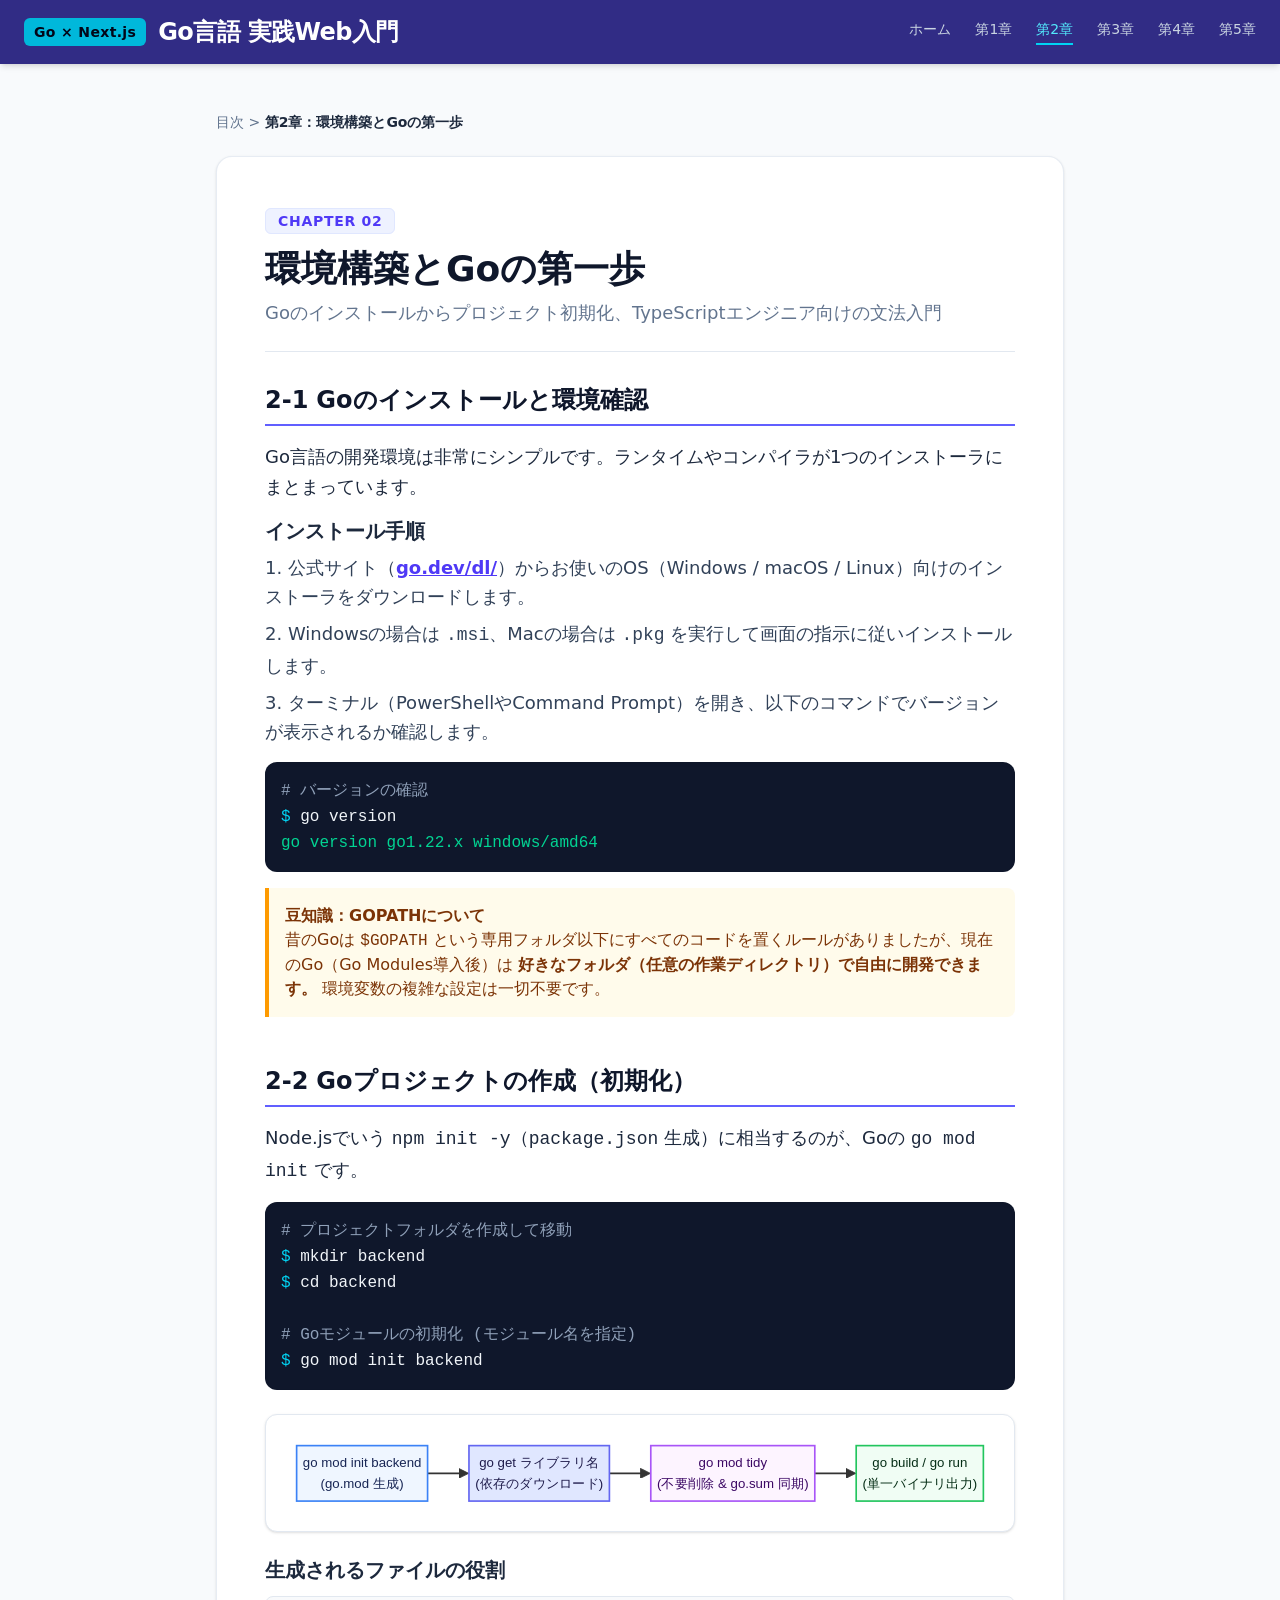
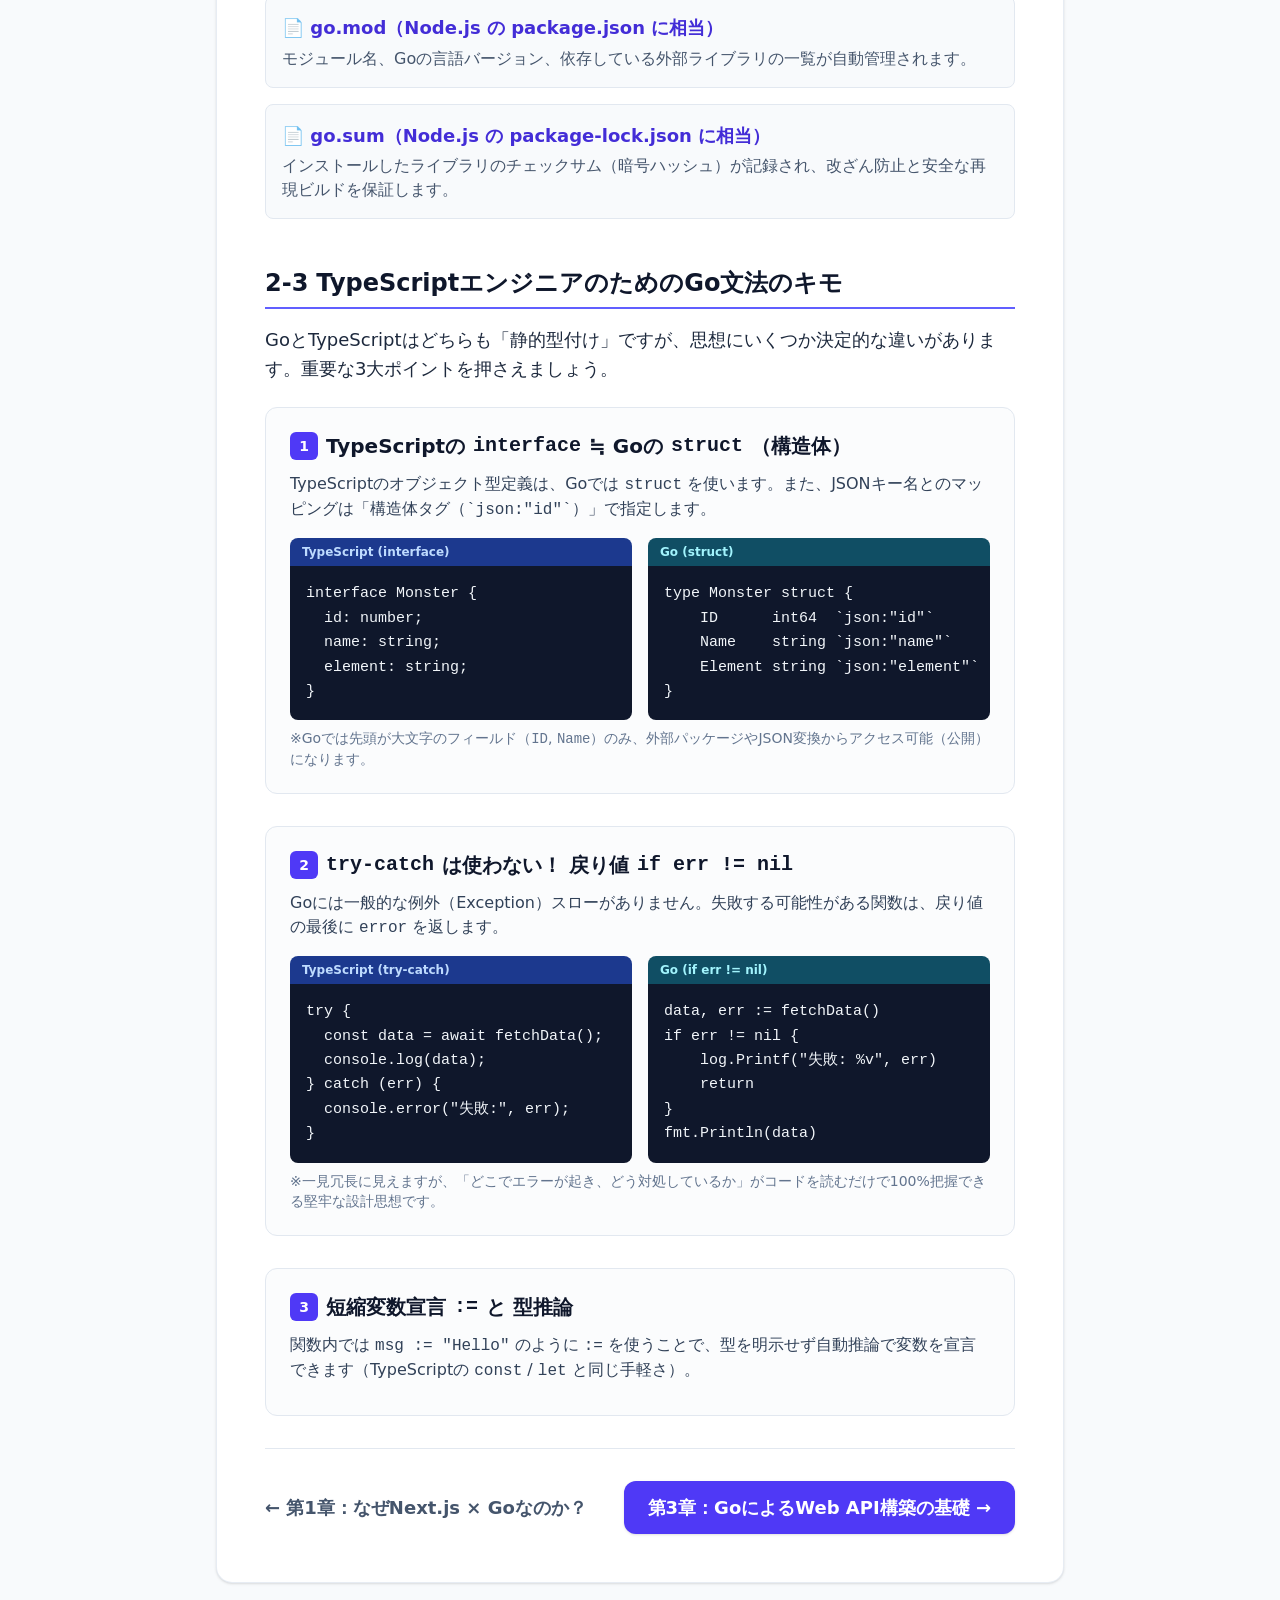
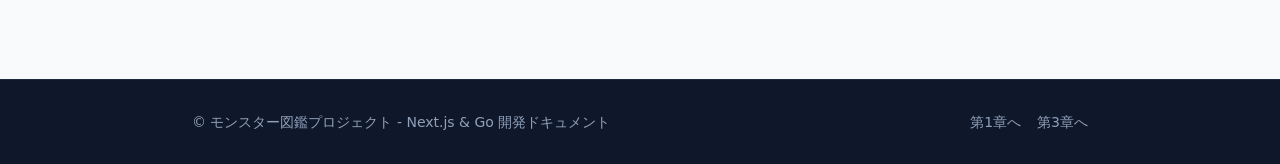
<file: docs/chapter2.html>
<!DOCTYPE html>
<html lang="ja">
<head>
  <meta charset="UTF-8">
  <meta name="viewport" content="width=device-width, initial-scale=1.0">
  <title>第2章：環境構築とGoの第一歩 | Go言語実践Web入門</title>
  <link rel="stylesheet" href="assets/css/tailwind.css">
  <script src="assets/js/mermaid.min.js"></script>
</head>
<body class="text-[18px] leading-relaxed text-slate-800 bg-slate-50 font-sans antialiased min-h-screen flex flex-col">

  <!-- ヘッダー -->
  <header class="bg-indigo-900 text-white shadow-md sticky top-0 z-50">
    <div class="max-w-7xl mx-auto px-6 py-4 flex items-center justify-between">
      <div class="flex items-center space-x-3">
        <span class="bg-cyan-500 text-slate-950 font-bold px-2.5 py-1 rounded-md text-sm tracking-wide">Go × Next.js</span>
        <a href="index.html" class="text-2xl font-bold tracking-tight hover:text-cyan-300 transition">Go言語 実践Web入門</a>
      </div>
      <nav class="hidden md:flex space-x-6 text-sm font-medium">
        <a href="index.html" class="text-slate-300 hover:text-white transition">ホーム</a>
        <a href="chapter1.html" class="text-slate-300 hover:text-white transition">第1章</a>
        <a href="chapter2.html" class="text-cyan-300 border-b-2 border-cyan-400 pb-1">第2章</a>
        <a href="chapter3.html" class="text-slate-300 hover:text-white transition">第3章</a>
        <a href="chapter4.html" class="text-slate-300 hover:text-white transition">第4章</a>
        <a href="chapter5.html" class="text-slate-300 hover:text-white transition">第5章</a>
      </nav>
    </div>
  </header>

  <!-- メインコンテンツ -->
  <main class="max-w-4xl mx-auto px-6 py-12 flex-1 w-full">

    <!-- パンくずリスト -->
    <nav class="text-sm text-slate-500 mb-6">
      <a href="index.html" class="hover:underline">目次</a> &gt; <span class="text-slate-800 font-semibold">第2章：環境構築とGoの第一歩</span>
    </nav>

    <div class="bg-white rounded-2xl shadow-sm border border-slate-200/80 p-8 md:p-12 mb-12">
      <!-- 章見出し -->
      <div class="border-b border-slate-200 pb-6 mb-8">
        <span class="text-indigo-600 font-bold text-sm tracking-wider uppercase bg-indigo-50 px-3 py-1 rounded-md border border-indigo-100">Chapter 02</span>
        <h1 class="text-3xl md:text-4xl font-extrabold text-slate-900 mt-3 leading-tight">
          環境構築とGoの第一歩
        </h1>
        <p class="text-slate-500 mt-2 text-lg">Goのインストールからプロジェクト初期化、TypeScriptエンジニア向けの文法入門</p>
      </div>

      <!-- セクション 2-1 -->
      <section class="mb-12">
        <h2 class="text-2xl font-bold text-slate-900 mb-4 pb-2 border-b-2 border-indigo-500 flex items-center gap-2">
          <span>2-1</span> Goのインストールと環境確認
        </h2>
        <p class="mb-4">
          Go言語の開発環境は非常にシンプルです。ランタイムやコンパイラが1つのインストーラにまとまっています。
        </p>

        <h3 class="font-bold text-slate-800 text-xl mb-2">インストール手順</h3>
        <ol class="list-decimal list-inside space-y-2 mb-4 text-slate-700">
          <li>公式サイト（<a href="https://go.dev/dl/" target="_blank" class="text-indigo-600 underline font-semibold">go.dev/dl/</a>）からお使いのOS（Windows / macOS / Linux）向けのインストーラをダウンロードします。</li>
          <li>Windowsの場合は <code>.msi</code>、Macの場合は <code>.pkg</code> を実行して画面の指示に従いインストールします。</li>
          <li>ターミナル（PowerShellやCommand Prompt）を開き、以下のコマンドでバージョンが表示されるか確認します。</li>
        </ol>

        <div class="bg-slate-900 text-slate-100 p-4 rounded-xl mb-4 font-mono text-[16px] shadow-inner">
          <span class="text-slate-400"># バージョンの確認</span><br>
          <span class="text-cyan-400">$</span> go version<br>
          <span class="text-emerald-400">go version go1.22.x windows/amd64</span>
        </div>

        <div class="bg-amber-50 border-l-4 border-amber-500 p-4 rounded-r-lg text-amber-900 text-base">
          <strong>豆知識：GOPATHについて</strong><br>
          昔のGoは <code>$GOPATH</code> という専用フォルダ以下にすべてのコードを置くルールがありましたが、現在のGo（Go Modules導入後）は <strong>好きなフォルダ（任意の作業ディレクトリ）で自由に開発できます。</strong> 環境変数の複雑な設定は一切不要です。
        </div>
      </section>

      <!-- セクション 2-2 -->
      <section class="mb-12">
        <h2 class="text-2xl font-bold text-slate-900 mb-4 pb-2 border-b-2 border-indigo-500 flex items-center gap-2">
          <span>2-2</span> Goプロジェクトの作成（初期化）
        </h2>
        <p class="mb-4">
          Node.jsでいう <code>npm init -y</code>（<code>package.json</code> 生成）に相当するのが、Goの <code>go mod init</code> です。
        </p>

        <div class="bg-slate-900 text-slate-100 p-4 rounded-xl mb-6 font-mono text-[16px] shadow-inner">
          <span class="text-slate-400"># プロジェクトフォルダを作成して移動</span><br>
          <span class="text-cyan-400">$</span> mkdir backend<br>
          <span class="text-cyan-400">$</span> cd backend<br><br>
          <span class="text-slate-400"># Goモジュールの初期化 (モジュール名を指定)</span><br>
          <span class="text-cyan-400">$</span> go mod init backend
        </div>

        <!-- Mermaid：モジュールライフサイクルのフローチャート -->
        <div class="mermaid text-center">
flowchart LR
    Init["go mod init backend<br>(go.mod 生成)"] --> Get["go get ライブラリ名<br>(依存のダウンロード)"]
    Get --> Tidy["go mod tidy<br>(不要削除 & go.sum 同期)"]
    Tidy --> Build["go build / go run<br>(単一バイナリ出力)"]

    style Init fill:#eff6ff,stroke:#3b82f6,stroke-width:2px,color:#172554
    style Get fill:#e0e7ff,stroke:#6366f1,stroke-width:2px,color:#1e1b4b
    style Tidy fill:#fdf4ff,stroke:#a855f7,stroke-width:2px,color:#3b0764
    style Build fill:#f0fdf4,stroke:#22c55e,stroke-width:2px,color:#052e16
        </div>

        <h3 class="font-bold text-slate-800 text-xl mb-3 mt-6">生成されるファイルの役割</h3>
        <div class="space-y-4 mb-4">
          <div class="p-4 bg-slate-50 rounded-lg border border-slate-200">
            <h4 class="font-bold text-indigo-700">📄 go.mod（Node.js の package.json に相当）</h4>
            <p class="text-slate-600 text-base mt-1">モジュール名、Goの言語バージョン、依存している外部ライブラリの一覧が自動管理されます。</p>
          </div>
          <div class="p-4 bg-slate-50 rounded-lg border border-slate-200">
            <h4 class="font-bold text-indigo-700">📄 go.sum（Node.js の package-lock.json に相当）</h4>
            <p class="text-slate-600 text-base mt-1">インストールしたライブラリのチェックサム（暗号ハッシュ）が記録され、改ざん防止と安全な再現ビルドを保証します。</p>
          </div>
        </div>
      </section>

      <!-- セクション 2-3 -->
      <section class="mb-8">
        <h2 class="text-2xl font-bold text-slate-900 mb-4 pb-2 border-b-2 border-indigo-500 flex items-center gap-2">
          <span>2-3</span> TypeScriptエンジニアのためのGo文法のキモ
        </h2>
        <p class="mb-4">
          GoとTypeScriptはどちらも「静的型付け」ですが、思想にいくつか決定的な違いがあります。重要な3大ポイントを押さえましょう。
        </p>

        <!-- 3大ポイント -->
        <div class="space-y-8 mt-6">

          <!-- 1. 型と構造体 -->
          <div class="border border-slate-200 rounded-xl p-6 bg-slate-50/50">
            <h3 class="text-xl font-bold text-slate-900 mb-3 flex items-center gap-2">
              <span class="bg-indigo-600 text-white rounded-md w-7 h-7 inline-flex items-center justify-center text-sm">1</span>
              TypeScriptの <code>interface</code> ≒ Goの <code>struct</code>（構造体）
            </h3>
            <p class="text-slate-700 text-base mb-4">
              TypeScriptのオブジェクト型定義は、Goでは <code>struct</code> を使います。また、JSONキー名とのマッピングは「構造体タグ（<code>`json:"id"`</code>）」で指定します。
            </p>

            <div class="grid grid-cols-1 md:grid-cols-2 gap-4 font-mono text-[15px]">
              <div>
                <div class="bg-blue-900 text-blue-200 px-3 py-1.5 rounded-t-lg text-xs font-bold font-sans">TypeScript (interface)</div>
                <pre class="bg-slate-900 text-slate-100 p-4 rounded-b-lg overflow-x-auto"><code>interface Monster {
  id: number;
  name: string;
  element: string;
}</code></pre>
              </div>
              <div>
                <div class="bg-cyan-900 text-cyan-200 px-3 py-1.5 rounded-t-lg text-xs font-bold font-sans">Go (struct)</div>
                <pre class="bg-slate-900 text-slate-100 p-4 rounded-b-lg overflow-x-auto"><code>type Monster struct {
    ID      int64  `json:"id"`
    Name    string `json:"name"`
    Element string `json:"element"`
}</code></pre>
              </div>
            </div>
            <p class="text-sm text-slate-500 mt-2">※Goでは先頭が大文字のフィールド（<code>ID</code>, <code>Name</code>）のみ、外部パッケージやJSON変換からアクセス可能（公開）になります。</p>
          </div>

          <!-- 2. エラーハンドリング -->
          <div class="border border-slate-200 rounded-xl p-6 bg-slate-50/50">
            <h3 class="text-xl font-bold text-slate-900 mb-3 flex items-center gap-2">
              <span class="bg-indigo-600 text-white rounded-md w-7 h-7 inline-flex items-center justify-center text-sm">2</span>
              <code>try-catch</code> は使わない！ 戻り値 <code>if err != nil</code>
            </h3>
            <p class="text-slate-700 text-base mb-4">
              Goには一般的な例外（Exception）スローがありません。失敗する可能性がある関数は、戻り値の最後に <code>error</code> を返します。
            </p>

            <div class="grid grid-cols-1 md:grid-cols-2 gap-4 font-mono text-[15px]">
              <div>
                <div class="bg-blue-900 text-blue-200 px-3 py-1.5 rounded-t-lg text-xs font-bold font-sans">TypeScript (try-catch)</div>
                <pre class="bg-slate-900 text-slate-100 p-4 rounded-b-lg overflow-x-auto"><code>try {
  const data = await fetchData();
  console.log(data);
} catch (err) {
  console.error("失敗:", err);
}</code></pre>
              </div>
              <div>
                <div class="bg-cyan-900 text-cyan-200 px-3 py-1.5 rounded-t-lg text-xs font-bold font-sans">Go (if err != nil)</div>
                <pre class="bg-slate-900 text-slate-100 p-4 rounded-b-lg overflow-x-auto"><code>data, err := fetchData()
if err != nil {
    log.Printf("失敗: %v", err)
    return
}
fmt.Println(data)</code></pre>
              </div>
            </div>
            <p class="text-sm text-slate-500 mt-2">※一見冗長に見えますが、「どこでエラーが起き、どう対処しているか」がコードを読むだけで100%把握できる堅牢な設計思想です。</p>
          </div>

          <!-- 3. 変数宣言 -->
          <div class="border border-slate-200 rounded-xl p-6 bg-slate-50/50">
            <h3 class="text-xl font-bold text-slate-900 mb-3 flex items-center gap-2">
              <span class="bg-indigo-600 text-white rounded-md w-7 h-7 inline-flex items-center justify-center text-sm">3</span>
              短縮変数宣言 <code>:=</code> と 型推論
            </h3>
            <p class="text-slate-700 text-base mb-2">
              関数内では <code>msg := "Hello"</code> のように <code>:=</code> を使うことで、型を明示せず自動推論で変数を宣言できます（TypeScriptの <code>const</code> / <code>let</code> と同じ手軽さ）。
            </p>
          </div>

        </div>
      </section>

      <!-- ナビゲーションボタン -->
      <div class="flex items-center justify-between border-t border-slate-200 pt-8 mt-8">
        <a href="chapter1.html" class="inline-flex items-center gap-2 text-slate-600 hover:text-indigo-600 font-bold transition">
          ← 第1章：なぜNext.js × Goなのか？
        </a>
        <a href="chapter3.html" class="inline-flex items-center gap-2 bg-indigo-600 hover:bg-indigo-700 text-white font-bold px-6 py-3 rounded-xl shadow hover:shadow-indigo-500/30 transition">
          第3章：GoによるWeb API構築の基礎 →
        </a>
      </div>

    </div>
  </main>

  <!-- フッター -->
  <footer class="bg-slate-900 text-slate-400 py-8 px-6 text-center text-sm border-t border-slate-800">
    <div class="max-w-4xl mx-auto flex flex-col md:flex-row items-center justify-between gap-4">
      <p>© モンスター図鑑プロジェクト - Next.js & Go 開発ドキュメント</p>
      <div class="flex space-x-4">
        <a href="chapter1.html" class="hover:text-white transition">第1章へ</a>
        <a href="chapter3.html" class="hover:text-white transition">第3章へ</a>
      </div>
    </div>
  </footer>

  <!-- Mermaid初期化 & 拡大モーダルスクリプト -->
  <script>
    mermaid.initialize({
      startOnLoad: true,
      theme: 'default',
      securityLevel: 'loose'
    });

    document.addEventListener('DOMContentLoaded', () => {
      const modal = document.createElement('div');
      modal.id = 'mermaid-modal';
      modal.className = 'fixed inset-0 bg-slate-950/80 backdrop-blur-sm z-[100] hidden items-center justify-center p-4 cursor-zoom-out transition-opacity duration-200';
      modal.innerHTML = `
        <div class="relative w-[96vw] max-w-[96vw] h-[92vh] max-h-[92vh] bg-white rounded-2xl p-4 md:p-6 shadow-2xl overflow-hidden cursor-default flex flex-col items-center">
          <div class="w-full flex justify-between items-center pb-3 border-b border-slate-200 mb-2 flex-shrink-0">
            <span class="text-sm font-bold text-slate-500">🔍 図の全画面プレビュー (Escキーまたは外側クリックで閉じます)</span>
            <button id="close-modal-btn" class="text-slate-400 hover:text-slate-700 bg-slate-100 hover:bg-slate-200 rounded-full w-8 h-8 flex items-center justify-center font-bold text-lg transition">✕</button>
          </div>
          <div id="modal-content" class="w-full flex-1 flex justify-center items-center overflow-auto p-2"></div>
        </div>
      `;
      document.body.appendChild(modal);

      const modalContent = document.getElementById('modal-content');
      const closeModalBtn = document.getElementById('close-modal-btn');

      const closeModal = () => {
        modal.classList.add('hidden');
        modal.classList.remove('flex');
        modalContent.innerHTML = '';
      };

      closeModalBtn.addEventListener('click', closeModal);
      modal.addEventListener('click', (e) => {
        if (e.target === modal) closeModal();
      });
      document.addEventListener('keydown', (e) => {
        if (e.key === 'Escape') closeModal();
      });

      const openModal = (mermaidEl) => {
        const svg = mermaidEl.querySelector('svg');
        if (svg) {
          modalContent.innerHTML = svg.outerHTML;
          const modalSvg = modalContent.querySelector('svg');
          modalSvg.style.width = '100%';
          modalSvg.style.height = '100%';
          modalSvg.style.maxWidth = '100%';
          modalSvg.style.maxHeight = '100%';
          modal.classList.remove('hidden');
          modal.classList.add('flex');
        }
      };

      setTimeout(() => {
        document.querySelectorAll('.mermaid').forEach((el) => {
          el.classList.add('cursor-pointer', 'flex', 'justify-center', 'items-center', 'w-full');
          if (!el.parentElement.classList.contains('mermaid-wrapper')) {
            const wrapper = document.createElement('div');
            wrapper.className = 'mermaid-wrapper bg-white border border-slate-200 rounded-xl p-6 my-6 shadow-sm hover:shadow-md transition flex justify-center items-center overflow-x-auto cursor-pointer';
            wrapper.title = 'クリックで拡大表示';
            el.parentNode.insertBefore(wrapper, el);
            wrapper.appendChild(el);

            wrapper.addEventListener('click', (e) => {
              if (!e.target.closest('#mermaid-modal')) {
                openModal(el);
              }
            });
          }
        });
      }, 500);
    });
  </script>

</body>
</html>
</file>
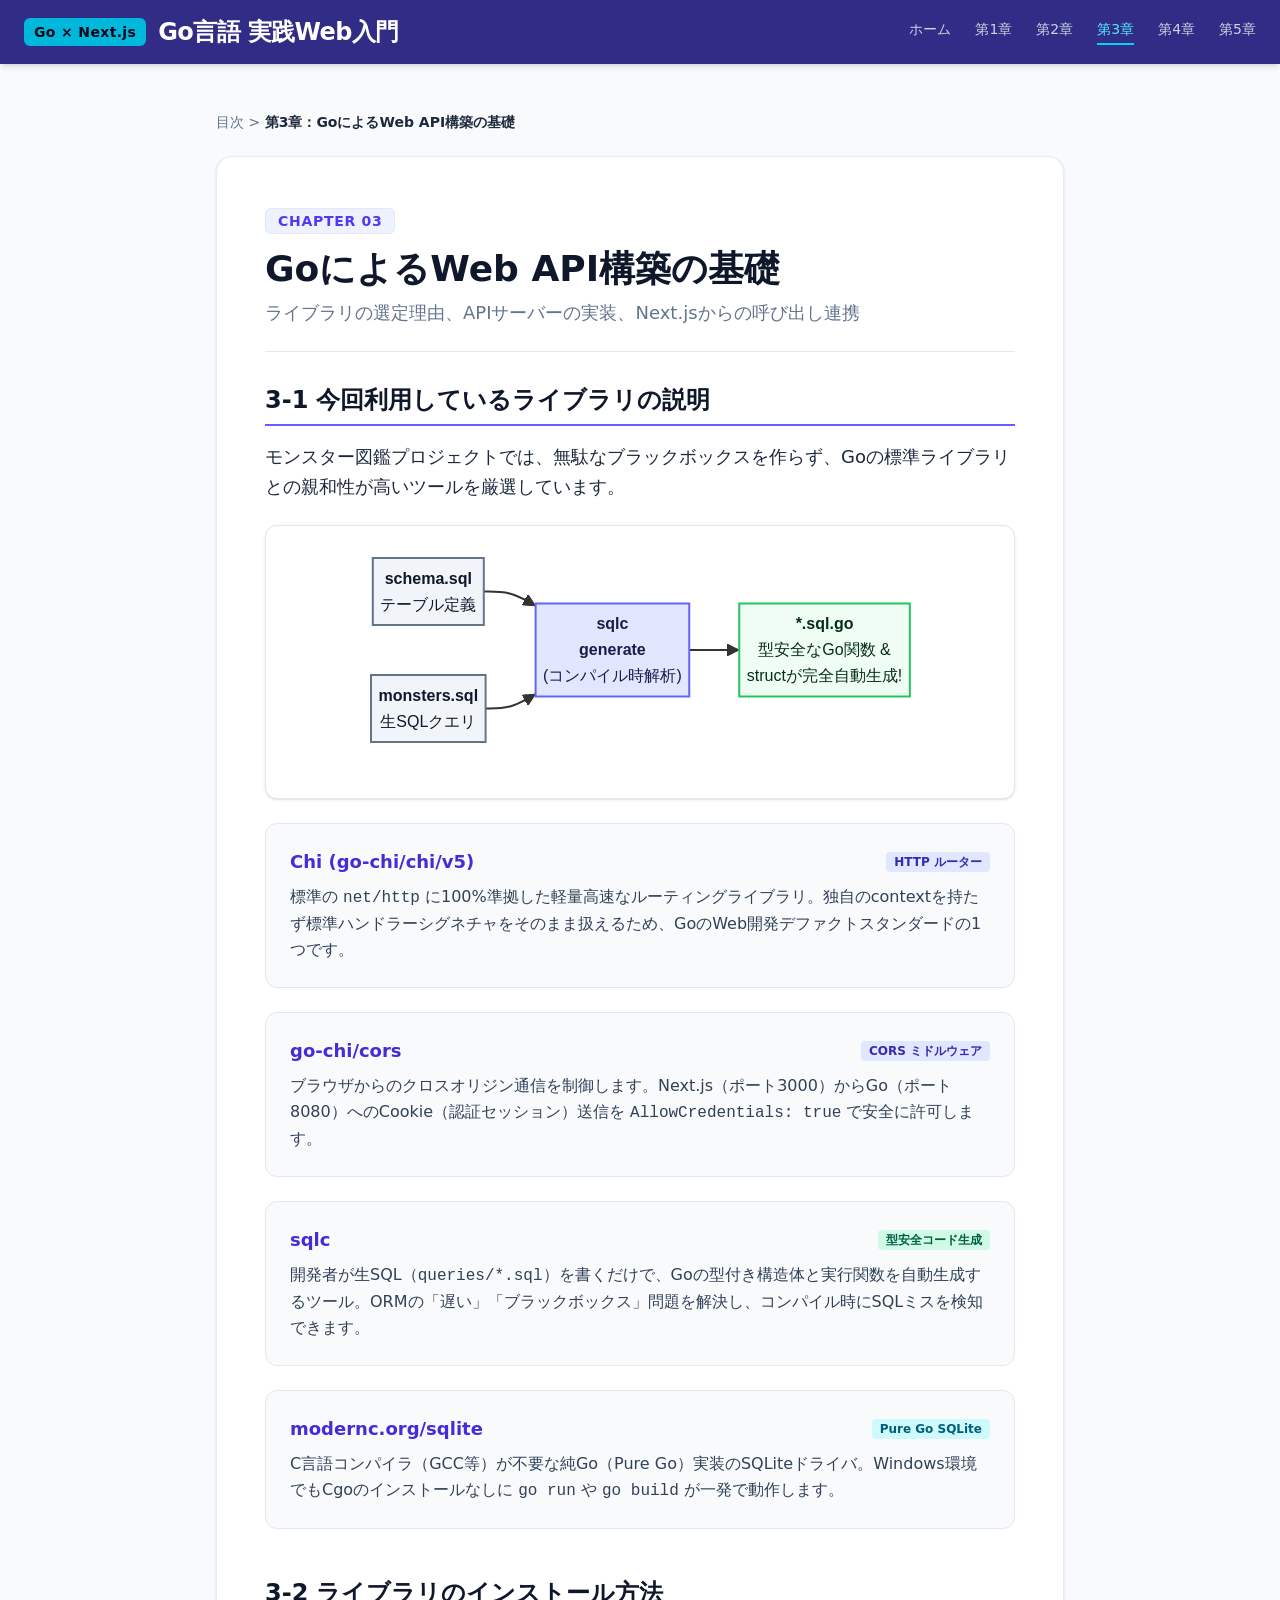
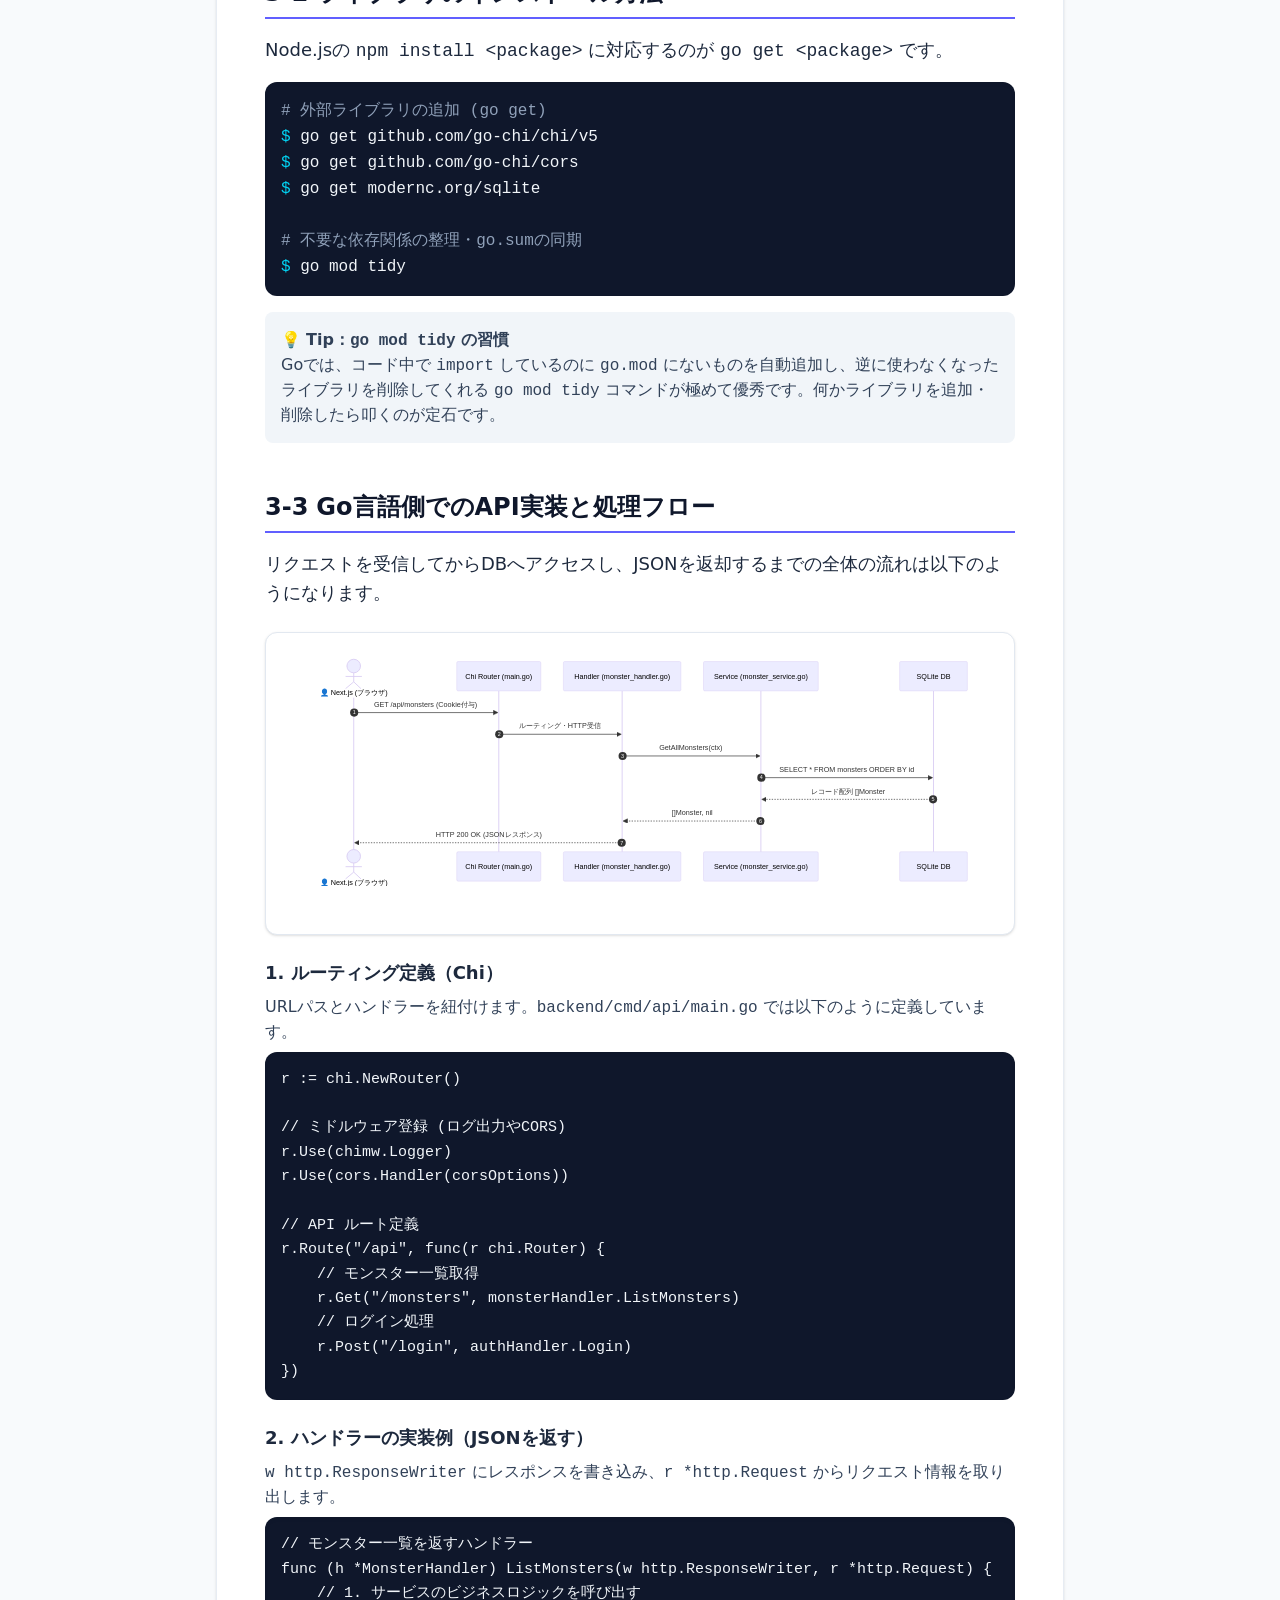
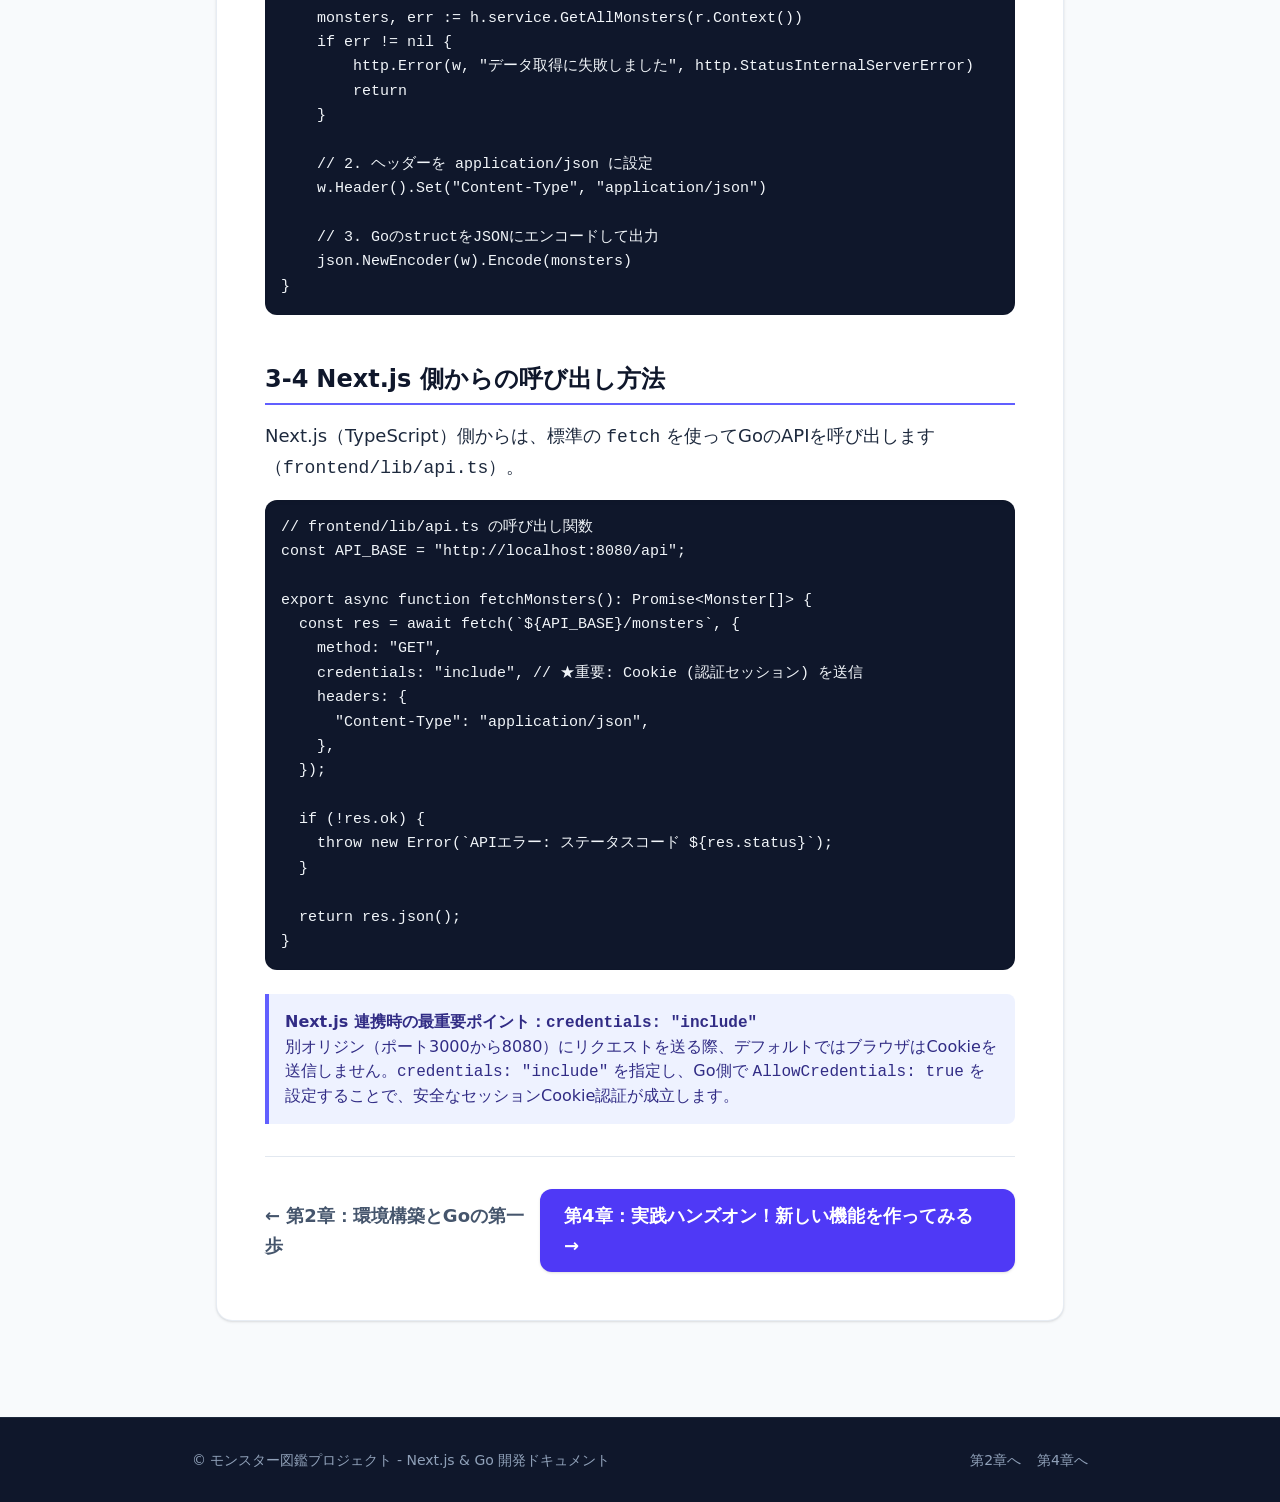
<file: docs/chapter3.html>
<!DOCTYPE html>
<html lang="ja">

<head>
  <meta charset="UTF-8">
  <meta name="viewport" content="width=device-width, initial-scale=1.0">
  <title>第3章：GoによるWeb API構築の基礎 | Go言語実践Web入門</title>
  <link rel="stylesheet" href="assets/css/tailwind.css">
  <script src="assets/js/mermaid.min.js"></script>
</head>

<body class="text-[18px] leading-relaxed text-slate-800 bg-slate-50 font-sans antialiased min-h-screen flex flex-col">

  <!-- ヘッダー -->
  <header class="bg-indigo-900 text-white shadow-md sticky top-0 z-50">
    <div class="max-w-7xl mx-auto px-6 py-4 flex items-center justify-between">
      <div class="flex items-center space-x-3">
        <span class="bg-cyan-500 text-slate-950 font-bold px-2.5 py-1 rounded-md text-sm tracking-wide">Go ×
          Next.js</span>
        <a href="index.html" class="text-2xl font-bold tracking-tight hover:text-cyan-300 transition">Go言語 実践Web入門</a>
      </div>
      <nav class="hidden md:flex space-x-6 text-sm font-medium">
        <a href="index.html" class="text-slate-300 hover:text-white transition">ホーム</a>
        <a href="chapter1.html" class="text-slate-300 hover:text-white transition">第1章</a>
        <a href="chapter2.html" class="text-slate-300 hover:text-white transition">第2章</a>
        <a href="chapter3.html" class="text-cyan-300 border-b-2 border-cyan-400 pb-1">第3章</a>
        <a href="chapter4.html" class="text-slate-300 hover:text-white transition">第4章</a>
        <a href="chapter5.html" class="text-slate-300 hover:text-white transition">第5章</a>
      </nav>
    </div>
  </header>

  <!-- メインコンテンツ -->
  <main class="max-w-4xl mx-auto px-6 py-12 flex-1 w-full">

    <!-- パンくずリスト -->
    <nav class="text-sm text-slate-500 mb-6">
      <a href="index.html" class="hover:underline">目次</a> &gt; <span class="text-slate-800 font-semibold">第3章：GoによるWeb
        API構築の基礎</span>
    </nav>

    <div class="bg-white rounded-2xl shadow-sm border border-slate-200/80 p-8 md:p-12 mb-12">
      <!-- 章見出し -->
      <div class="border-b border-slate-200 pb-6 mb-8">
        <span
          class="text-indigo-600 font-bold text-sm tracking-wider uppercase bg-indigo-50 px-3 py-1 rounded-md border border-indigo-100">Chapter
          03</span>
        <h1 class="text-3xl md:text-4xl font-extrabold text-slate-900 mt-3 leading-tight">
          GoによるWeb API構築の基礎
        </h1>
        <p class="text-slate-500 mt-2 text-lg">ライブラリの選定理由、APIサーバーの実装、Next.jsからの呼び出し連携</p>
      </div>

      <!-- セクション 3-1 -->
      <section class="mb-12">
        <h2 class="text-2xl font-bold text-slate-900 mb-4 pb-2 border-b-2 border-indigo-500 flex items-center gap-2">
          <span>3-1</span> 今回利用しているライブラリの説明
        </h2>
        <p class="mb-6">
          モンスター図鑑プロジェクトでは、無駄なブラックボックスを作らず、Goの標準ライブラリとの親和性が高いツールを厳選しています。
        </p>

        <!-- sqlcのコード生成フロー図 -->
        <div class="mermaid text-center mb-6">
          flowchart LR
          Schema["<b>schema.sql</b><br>テーブル定義"] & Queries["<b>monsters.sql</b><br>生SQLクエリ"] --> SQLC["<b>sqlc
            generate</b><br>(コンパイル時解析)"]
          SQLC --> Code["<b>*.sql.go</b><br>型安全なGo関数 &<br>structが完全自動生成!"]

          style Schema fill:#f1f5f9,stroke:#64748b,stroke-width:2px,color:#0f172a
          style Queries fill:#f1f5f9,stroke:#64748b,stroke-width:2px,color:#0f172a
          style SQLC fill:#e0e7ff,stroke:#6366f1,stroke-width:2px,color:#1e1b4b
          style Code fill:#f0fdf4,stroke:#22c55e,stroke-width:2px,color:#052e16
        </div>

        <div class="grid grid-cols-1 md:grid-cols-1 gap-6 mb-6">
          <!-- Chi -->
          <div class="p-6 bg-slate-50 rounded-xl border border-slate-200">
            <div class="flex items-center justify-between mb-2">
              <h3 class="font-bold text-indigo-700 text-lg">Chi (go-chi/chi/v5)</h3>
              <span class="text-xs bg-indigo-100 text-indigo-800 font-semibold px-2 py-0.5 rounded">HTTP ルーター</span>
            </div>
            <p class="text-slate-700 text-base leading-relaxed">
              標準の <code>net/http</code>
              に100%準拠した軽量高速なルーティングライブラリ。独自のcontextを持たず標準ハンドラーシグネチャをそのまま扱えるため、GoのWeb開発デファクトスタンダードの1つです。
            </p>
          </div>

          <!-- Chi CORS -->
          <div class="p-6 bg-slate-50 rounded-xl border border-slate-200">
            <div class="flex items-center justify-between mb-2">
              <h3 class="font-bold text-indigo-700 text-lg">go-chi/cors</h3>
              <span class="text-xs bg-indigo-100 text-indigo-800 font-semibold px-2 py-0.5 rounded">CORS ミドルウェア</span>
            </div>
            <p class="text-slate-700 text-base leading-relaxed">
              ブラウザからのクロスオリジン通信を制御します。Next.js（ポート3000）からGo（ポート8080）へのCookie（認証セッション）送信を
              <code>AllowCredentials: true</code> で安全に許可します。
            </p>
          </div>

          <!-- sqlc -->
          <div class="p-6 bg-slate-50 rounded-xl border border-slate-200">
            <div class="flex items-center justify-between mb-2">
              <h3 class="font-bold text-indigo-700 text-lg">sqlc</h3>
              <span class="text-xs bg-emerald-100 text-emerald-800 font-semibold px-2 py-0.5 rounded">型安全コード生成</span>
            </div>
            <p class="text-slate-700 text-base leading-relaxed">
              開発者が生SQL（<code>queries/*.sql</code>）を書くだけで、Goの型付き構造体と実行関数を自動生成するツール。ORMの「遅い」「ブラックボックス」問題を解決し、コンパイル時にSQLミスを検知できます。
            </p>
          </div>

          <!-- modernc.org/sqlite -->
          <div class="p-6 bg-slate-50 rounded-xl border border-slate-200">
            <div class="flex items-center justify-between mb-2">
              <h3 class="font-bold text-indigo-700 text-lg">modernc.org/sqlite</h3>
              <span class="text-xs bg-cyan-100 text-cyan-800 font-semibold px-2 py-0.5 rounded">Pure Go SQLite</span>
            </div>
            <p class="text-slate-700 text-base leading-relaxed">
              C言語コンパイラ（GCC等）が不要な純Go（Pure Go）実装のSQLiteドライバ。Windows環境でもCgoのインストールなしに <code>go run</code> や
              <code>go build</code> が一発で動作します。
            </p>
          </div>
        </div>
      </section>

      <!-- セクション 3-2 -->
      <section class="mb-12">
        <h2 class="text-2xl font-bold text-slate-900 mb-4 pb-2 border-b-2 border-indigo-500 flex items-center gap-2">
          <span>3-2</span> ライブラリのインストール方法
        </h2>
        <p class="mb-4">
          Node.jsの <code>npm install &lt;package&gt;</code> に対応するのが <code>go get &lt;package&gt;</code> です。
        </p>

        <div class="bg-slate-900 text-slate-100 p-4 rounded-xl mb-4 font-mono text-[16px] shadow-inner">
          <span class="text-slate-400"># 外部ライブラリの追加 (go get)</span><br>
          <span class="text-cyan-400">$</span> go get github.com/go-chi/chi/v5<br>
          <span class="text-cyan-400">$</span> go get github.com/go-chi/cors<br>
          <span class="text-cyan-400">$</span> go get modernc.org/sqlite<br><br>
          <span class="text-slate-400"># 不要な依存関係の整理・go.sumの同期</span><br>
          <span class="text-cyan-400">$</span> go mod tidy
        </div>

        <div class="p-4 bg-slate-100 rounded-lg text-slate-700 text-base">
          💡 <strong>Tip：<code>go mod tidy</code> の習慣</strong><br>
          Goでは、コード中で <code>import</code> しているのに <code>go.mod</code> にないものを自動追加し、逆に使わなくなったライブラリを削除してくれる
          <code>go mod tidy</code> コマンドが極めて優秀です。何かライブラリを追加・削除したら叩くのが定石です。
        </div>
      </section>

      <!-- セクション 3-3 -->
      <section class="mb-12">
        <h2 class="text-2xl font-bold text-slate-900 mb-4 pb-2 border-b-2 border-indigo-500 flex items-center gap-2">
          <span>3-3</span> Go言語側でのAPI実装と処理フロー
        </h2>
        <p class="mb-4">
          リクエストを受信してからDBへアクセスし、JSONを返却するまでの全体の流れは以下のようになります。
        </p>

        <!-- Mermaid：API呼び出しシーケンス図 -->
        <div class="mermaid text-center mb-6">
          sequenceDiagram
          autonumber
          actor User as 👤 Next.js (ブラウザ)
          participant Chi as Chi Router (main.go)
          participant Handler as Handler (monster_handler.go)
          participant Service as Service (monster_service.go)
          participant DB as SQLite DB

          User->>Chi: GET /api/monsters (Cookie付与)
          Chi->>Handler: ルーティング・HTTP受信
          Handler->>Service: GetAllMonsters(ctx)
          Service->>DB: SELECT * FROM monsters ORDER BY id
          DB-->>Service: レコード配列 []Monster
          Service-->>Handler: []Monster, nil
          Handler-->>User: HTTP 200 OK (JSONレスポンス)
        </div>

        <h3 class="font-bold text-slate-800 text-lg mb-2">1. ルーティング定義（Chi）</h3>
        <p class="text-slate-700 text-base mb-2">
          URLパスとハンドラーを紐付けます。<code>backend/cmd/api/main.go</code> では以下のように定義しています。
        </p>

        <div class="bg-slate-900 text-slate-100 p-4 rounded-xl mb-6 font-mono text-[15px] overflow-x-auto shadow-inner">
          <pre><code>r := chi.NewRouter()

// ミドルウェア登録 (ログ出力やCORS)
r.Use(chimw.Logger)
r.Use(cors.Handler(corsOptions))

// API ルート定義
r.Route("/api", func(r chi.Router) {
    // モンスター一覧取得
    r.Get("/monsters", monsterHandler.ListMonsters)
    // ログイン処理
    r.Post("/login", authHandler.Login)
})</code></pre>
        </div>

        <h3 class="font-bold text-slate-800 text-lg mb-2">2. ハンドラーの実装例（JSONを返す）</h3>
        <p class="text-slate-700 text-base mb-2">
          <code>w http.ResponseWriter</code> にレスポンスを書き込み、<code>r *http.Request</code> からリクエスト情報を取り出します。
        </p>

        <div class="bg-slate-900 text-slate-100 p-4 rounded-xl mb-4 font-mono text-[15px] overflow-x-auto shadow-inner">
          <pre><code>// モンスター一覧を返すハンドラー
func (h *MonsterHandler) ListMonsters(w http.ResponseWriter, r *http.Request) {
    // 1. サービスのビジネスロジックを呼び出す
    monsters, err := h.service.GetAllMonsters(r.Context())
    if err != nil {
        http.Error(w, "データ取得に失敗しました", http.StatusInternalServerError)
        return
    }

    // 2. ヘッダーを application/json に設定
    w.Header().Set("Content-Type", "application/json")
    
    // 3. GoのstructをJSONにエンコードして出力
    json.NewEncoder(w).Encode(monsters)
}</code></pre>
        </div>
      </section>

      <!-- セクション 3-4 -->
      <section class="mb-8">
        <h2 class="text-2xl font-bold text-slate-900 mb-4 pb-2 border-b-2 border-indigo-500 flex items-center gap-2">
          <span>3-4</span> Next.js 側からの呼び出し方法
        </h2>
        <p class="mb-4">
          Next.js（TypeScript）側からは、標準の <code>fetch</code> を使ってGoのAPIを呼び出します（<code>frontend/lib/api.ts</code>）。
        </p>

        <div class="bg-slate-900 text-slate-100 p-4 rounded-xl mb-6 font-mono text-[15px] overflow-x-auto shadow-inner">
          <pre><code>// frontend/lib/api.ts の呼び出し関数
const API_BASE = "http://localhost:8080/api";

export async function fetchMonsters(): Promise&lt;Monster[]&gt; {
  const res = await fetch(`${API_BASE}/monsters`, {
    method: "GET",
    credentials: "include", // ★重要: Cookie (認証セッション) を送信
    headers: {
      "Content-Type": "application/json",
    },
  });

  if (!res.ok) {
    throw new Error(`APIエラー: ステータスコード ${res.status}`);
  }

  return res.json();
}</code></pre>
        </div>

        <div class="bg-indigo-50 border-l-4 border-indigo-500 p-4 rounded-r-lg text-indigo-900 text-base">
          <strong>Next.js 連携時の最重要ポイント：<code>credentials: "include"</code></strong><br>
          別オリジン（ポート3000から8080）にリクエストを送る際、デフォルトではブラウザはCookieを送信しません。<code>credentials: "include"</code> を指定し、Go側で
          <code>AllowCredentials: true</code> を設定することで、安全なセッションCookie認証が成立します。
        </div>
      </section>

      <!-- ナビゲーションボタン -->
      <div class="flex items-center justify-between border-t border-slate-200 pt-8 mt-8">
        <a href="chapter2.html"
          class="inline-flex items-center gap-2 text-slate-600 hover:text-indigo-600 font-bold transition">
          ← 第2章：環境構築とGoの第一歩
        </a>
        <a href="chapter4.html"
          class="inline-flex items-center gap-2 bg-indigo-600 hover:bg-indigo-700 text-white font-bold px-6 py-3 rounded-xl shadow hover:shadow-indigo-500/30 transition">
          第4章：実践ハンズオン！新しい機能を作ってみる →
        </a>
      </div>

    </div>
  </main>

  <!-- フッター -->
  <footer class="bg-slate-900 text-slate-400 py-8 px-6 text-center text-sm border-t border-slate-800">
    <div class="max-w-4xl mx-auto flex flex-col md:flex-row items-center justify-between gap-4">
      <p>© モンスター図鑑プロジェクト - Next.js & Go 開発ドキュメント</p>
      <div class="flex space-x-4">
        <a href="chapter2.html" class="hover:text-white transition">第2章へ</a>
        <a href="chapter4.html" class="hover:text-white transition">第4章へ</a>
      </div>
    </div>
  </footer>

  <!-- Mermaid初期化 & 拡大モーダルスクリプト -->
  <script>
    mermaid.initialize({
      startOnLoad: true,
      theme: 'default',
      securityLevel: 'loose'
    });

    document.addEventListener('DOMContentLoaded', () => {
      const modal = document.createElement('div');
      modal.id = 'mermaid-modal';
      modal.className = 'fixed inset-0 bg-slate-950/80 backdrop-blur-sm z-[100] hidden items-center justify-center p-4 cursor-zoom-out transition-opacity duration-200';
      modal.innerHTML = `
        <div class="relative w-[96vw] max-w-[96vw] h-[92vh] max-h-[92vh] bg-white rounded-2xl p-4 md:p-6 shadow-2xl overflow-hidden cursor-default flex flex-col items-center">
          <div class="w-full flex justify-between items-center pb-3 border-b border-slate-200 mb-2 flex-shrink-0">
            <span class="text-sm font-bold text-slate-500">🔍 図の全画面プレビュー (Escキーまたは外側クリックで閉じます)</span>
            <button id="close-modal-btn" class="text-slate-400 hover:text-slate-700 bg-slate-100 hover:bg-slate-200 rounded-full w-8 h-8 flex items-center justify-center font-bold text-lg transition">✕</button>
          </div>
          <div id="modal-content" class="w-full flex-1 flex justify-center items-center overflow-auto p-2"></div>
        </div>
      `;
      document.body.appendChild(modal);

      const modalContent = document.getElementById('modal-content');
      const closeModalBtn = document.getElementById('close-modal-btn');

      const closeModal = () => {
        modal.classList.add('hidden');
        modal.classList.remove('flex');
        modalContent.innerHTML = '';
      };

      closeModalBtn.addEventListener('click', closeModal);
      modal.addEventListener('click', (e) => {
        if (e.target === modal) closeModal();
      });
      document.addEventListener('keydown', (e) => {
        if (e.key === 'Escape') closeModal();
      });

      const openModal = (mermaidEl) => {
        const svg = mermaidEl.querySelector('svg');
        if (svg) {
          modalContent.innerHTML = svg.outerHTML;
          const modalSvg = modalContent.querySelector('svg');
          modalSvg.style.width = '100%';
          modalSvg.style.height = '100%';
          modalSvg.style.maxWidth = '100%';
          modalSvg.style.maxHeight = '100%';
          modal.classList.remove('hidden');
          modal.classList.add('flex');
        }
      };

      setTimeout(() => {
        document.querySelectorAll('.mermaid').forEach((el) => {
          el.classList.add('cursor-pointer', 'flex', 'justify-center', 'items-center', 'w-full');
          if (!el.parentElement.classList.contains('mermaid-wrapper')) {
            const wrapper = document.createElement('div');
            wrapper.className = 'mermaid-wrapper bg-white border border-slate-200 rounded-xl p-6 my-6 shadow-sm hover:shadow-md transition flex justify-center items-center overflow-x-auto cursor-pointer';
            wrapper.title = 'クリックで拡大表示';
            el.parentNode.insertBefore(wrapper, el);
            wrapper.appendChild(el);

            wrapper.addEventListener('click', (e) => {
              if (!e.target.closest('#mermaid-modal')) {
                openModal(el);
              }
            });
          }
        });
      }, 500);
    });
  </script>

</body>

</html>
</file>
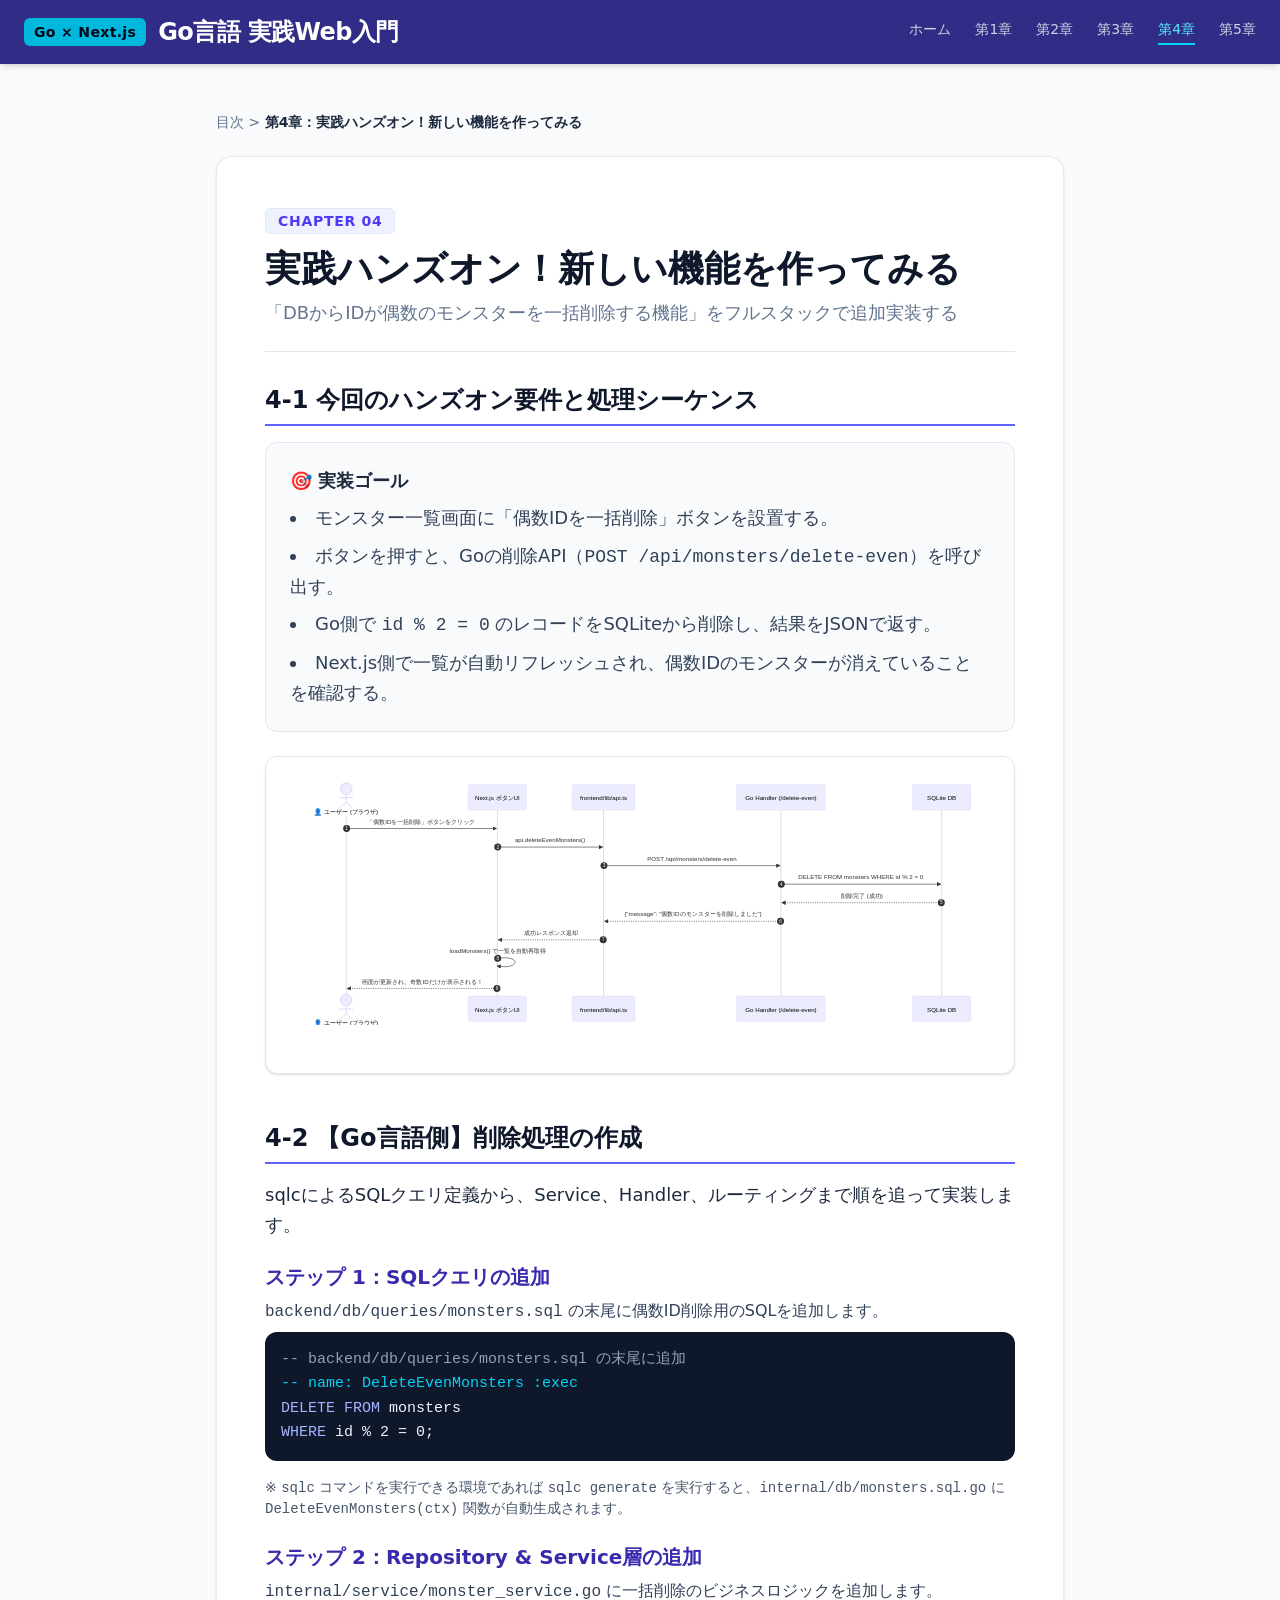
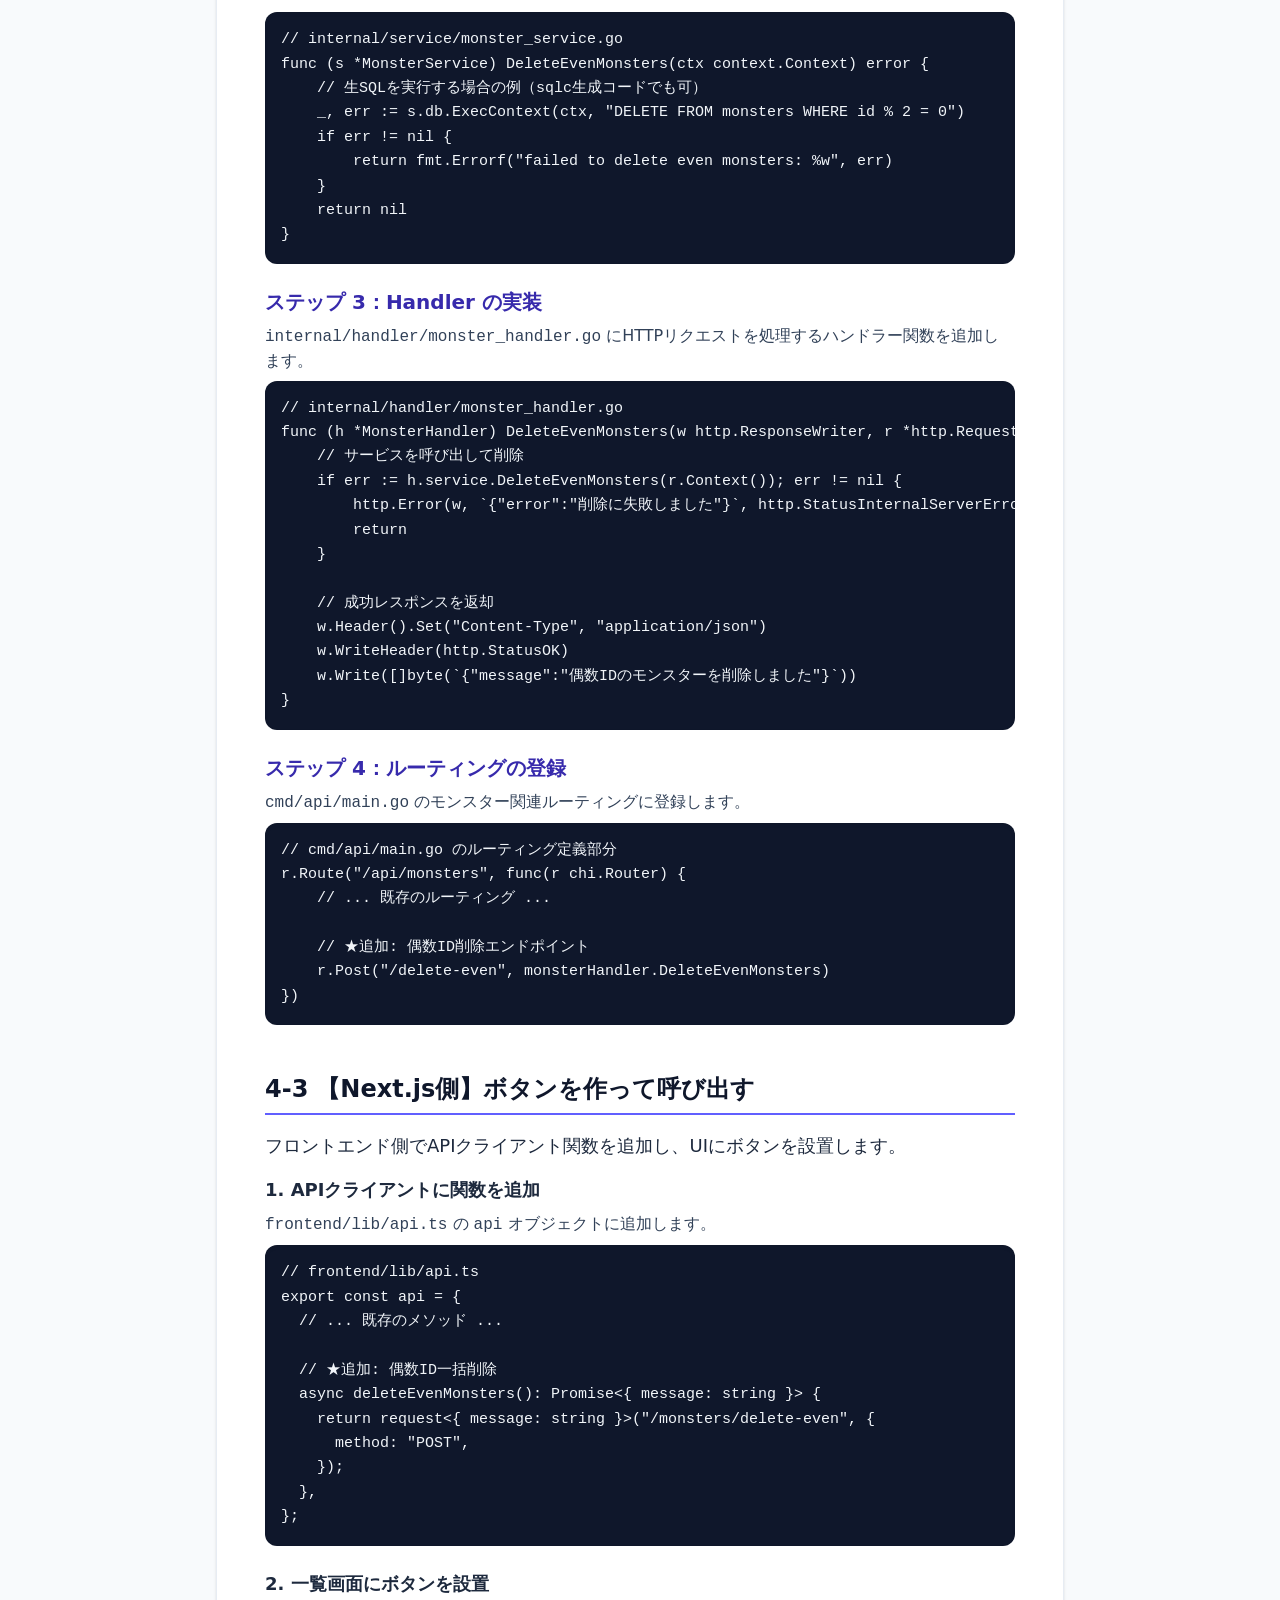
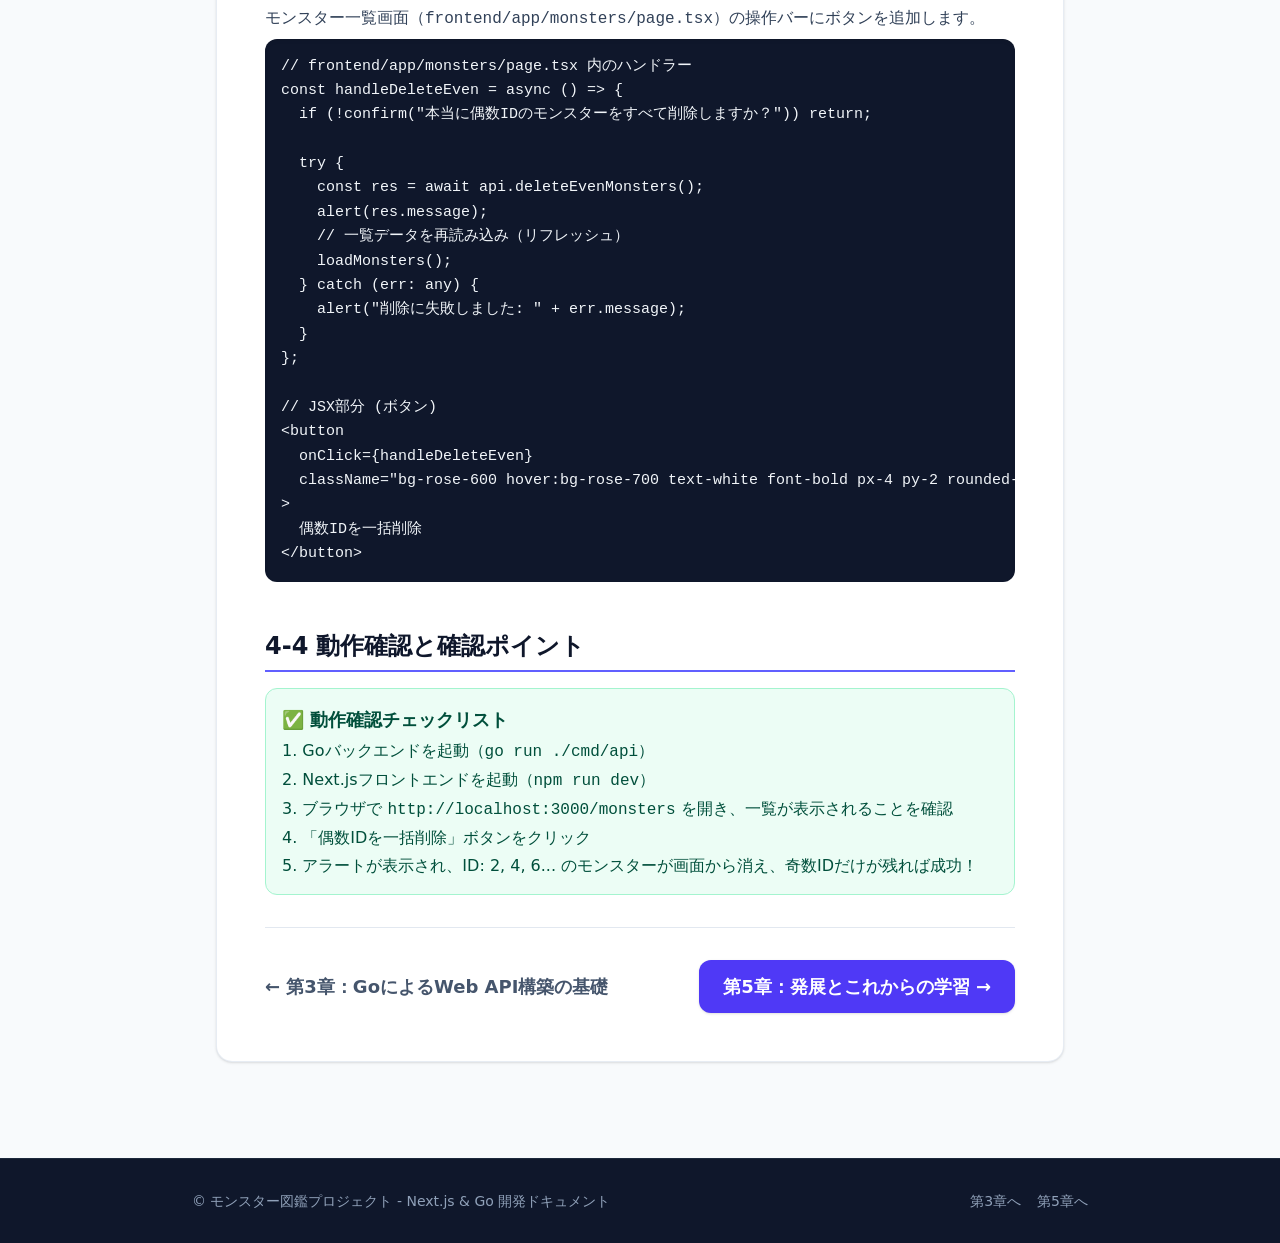
<file: docs/chapter4.html>
<!DOCTYPE html>
<html lang="ja">
<head>
  <meta charset="UTF-8">
  <meta name="viewport" content="width=device-width, initial-scale=1.0">
  <title>第4章：実践ハンズオン！新しい機能を作ってみる | Go言語実践Web入門</title>
  <link rel="stylesheet" href="assets/css/tailwind.css">
  <script src="assets/js/mermaid.min.js"></script>
</head>
<body class="text-[18px] leading-relaxed text-slate-800 bg-slate-50 font-sans antialiased min-h-screen flex flex-col">

  <!-- ヘッダー -->
  <header class="bg-indigo-900 text-white shadow-md sticky top-0 z-50">
    <div class="max-w-7xl mx-auto px-6 py-4 flex items-center justify-between">
      <div class="flex items-center space-x-3">
        <span class="bg-cyan-500 text-slate-950 font-bold px-2.5 py-1 rounded-md text-sm tracking-wide">Go × Next.js</span>
        <a href="index.html" class="text-2xl font-bold tracking-tight hover:text-cyan-300 transition">Go言語 実践Web入門</a>
      </div>
      <nav class="hidden md:flex space-x-6 text-sm font-medium">
        <a href="index.html" class="text-slate-300 hover:text-white transition">ホーム</a>
        <a href="chapter1.html" class="text-slate-300 hover:text-white transition">第1章</a>
        <a href="chapter2.html" class="text-slate-300 hover:text-white transition">第2章</a>
        <a href="chapter3.html" class="text-slate-300 hover:text-white transition">第3章</a>
        <a href="chapter4.html" class="text-cyan-300 border-b-2 border-cyan-400 pb-1">第4章</a>
        <a href="chapter5.html" class="text-slate-300 hover:text-white transition">第5章</a>
      </nav>
    </div>
  </header>

  <!-- メインコンテンツ -->
  <main class="max-w-4xl mx-auto px-6 py-12 flex-1 w-full">

    <!-- パンくずリスト -->
    <nav class="text-sm text-slate-500 mb-6">
      <a href="index.html" class="hover:underline">目次</a> &gt; <span class="text-slate-800 font-semibold">第4章：実践ハンズオン！新しい機能を作ってみる</span>
    </nav>

    <div class="bg-white rounded-2xl shadow-sm border border-slate-200/80 p-8 md:p-12 mb-12">
      <!-- 章見出し -->
      <div class="border-b border-slate-200 pb-6 mb-8">
        <span class="text-indigo-600 font-bold text-sm tracking-wider uppercase bg-indigo-50 px-3 py-1 rounded-md border border-indigo-100">Chapter 04</span>
        <h1 class="text-3xl md:text-4xl font-extrabold text-slate-900 mt-3 leading-tight">
          実践ハンズオン！新しい機能を作ってみる
        </h1>
        <p class="text-slate-500 mt-2 text-lg">「DBからIDが偶数のモンスターを一括削除する機能」をフルスタックで追加実装する</p>
      </div>

      <!-- セクション 4-1 -->
      <section class="mb-12">
        <h2 class="text-2xl font-bold text-slate-900 mb-4 pb-2 border-b-2 border-indigo-500 flex items-center gap-2">
          <span>4-1</span> 今回のハンズオン要件と処理シーケンス
        </h2>
        <div class="p-6 bg-slate-50 rounded-xl border border-slate-200 mb-6">
          <h3 class="text-lg font-bold text-slate-800 mb-2">🎯 実装ゴール</h3>
          <ul class="list-disc list-inside space-y-2 text-slate-700">
            <li>モンスター一覧画面に「偶数IDを一括削除」ボタンを設置する。</li>
            <li>ボタンを押すと、Goの削除API（<code>POST /api/monsters/delete-even</code>）を呼び出す。</li>
            <li>Go側で <code>id % 2 = 0</code> のレコードをSQLiteから削除し、結果をJSONで返す。</li>
            <li>Next.js側で一覧が自動リフレッシュされ、偶数IDのモンスターが消えていることを確認する。</li>
          </ul>
        </div>

        <!-- Mermaid：偶数ID削除のシーケンス図 -->
        <div class="mermaid text-center mb-6">
sequenceDiagram
    autonumber
    actor User as 👤 ユーザー (ブラウザ)
    participant NextUI as Next.js ボタンUI
    participant ApiClient as frontend/lib/api.ts
    participant GoHandler as Go Handler (/delete-even)
    participant SQLite as SQLite DB

    User->>NextUI: 「偶数IDを一括削除」ボタンをクリック
    NextUI->>ApiClient: api.deleteEvenMonsters()
    ApiClient->>GoHandler: POST /api/monsters/delete-even
    GoHandler->>SQLite: DELETE FROM monsters WHERE id % 2 = 0
    SQLite-->>GoHandler: 削除完了 (成功)
    GoHandler-->>ApiClient: {"message": "偶数IDのモンスターを削除しました"}
    ApiClient-->>NextUI: 成功レスポンス返却
    NextUI->>NextUI: loadMonsters() で一覧を自動再取得
    NextUI-->>User: 画面が更新され、奇数IDだけが表示される！
        </div>
      </section>

      <!-- セクション 4-2 -->
      <section class="mb-12">
        <h2 class="text-2xl font-bold text-slate-900 mb-4 pb-2 border-b-2 border-indigo-500 flex items-center gap-2">
          <span>4-2</span> 【Go言語側】削除処理の作成
        </h2>
        <p class="mb-6">
          sqlcによるSQLクエリ定義から、Service、Handler、ルーティングまで順を追って実装します。
        </p>

        <!-- ステップ1 -->
        <h3 class="text-xl font-bold text-indigo-800 mb-2">ステップ 1：SQLクエリの追加</h3>
        <p class="text-slate-700 text-base mb-2">
          <code>backend/db/queries/monsters.sql</code> の末尾に偶数ID削除用のSQLを追加します。
        </p>
        <div class="bg-slate-900 text-slate-100 p-4 rounded-xl mb-4 font-mono text-[15px] overflow-x-auto shadow-inner">
<pre><code class="text-slate-400">-- backend/db/queries/monsters.sql の末尾に追加</code>
<span class="text-cyan-400">-- name: DeleteEvenMonsters :exec</span>
<span class="text-indigo-300">DELETE FROM</span> monsters
<span class="text-indigo-300">WHERE</span> id % 2 = 0;
</pre>
        </div>
        <p class="text-slate-600 text-sm mb-4">
          ※ <code>sqlc</code> コマンドを実行できる環境であれば <code>sqlc generate</code> を実行すると、<code>internal/db/monsters.sql.go</code> に <code>DeleteEvenMonsters(ctx)</code> 関数が自動生成されます。
        </p>

        <!-- ステップ2 -->
        <h3 class="text-xl font-bold text-indigo-800 mb-2 mt-6">ステップ 2：Repository &amp; Service層の追加</h3>
        <p class="text-slate-700 text-base mb-2">
          <code>internal/service/monster_service.go</code> に一括削除のビジネスロジックを追加します。
        </p>
        <div class="bg-slate-900 text-slate-100 p-4 rounded-xl mb-4 font-mono text-[15px] overflow-x-auto shadow-inner">
<pre><code>// internal/service/monster_service.go
func (s *MonsterService) DeleteEvenMonsters(ctx context.Context) error {
    // 生SQLを実行する場合の例（sqlc生成コードでも可）
    _, err := s.db.ExecContext(ctx, "DELETE FROM monsters WHERE id % 2 = 0")
    if err != nil {
        return fmt.Errorf("failed to delete even monsters: %w", err)
    }
    return nil
}</code></pre>
        </div>

        <!-- ステップ3 -->
        <h3 class="text-xl font-bold text-indigo-800 mb-2 mt-6">ステップ 3：Handler の実装</h3>
        <p class="text-slate-700 text-base mb-2">
          <code>internal/handler/monster_handler.go</code> にHTTPリクエストを処理するハンドラー関数を追加します。
        </p>
        <div class="bg-slate-900 text-slate-100 p-4 rounded-xl mb-4 font-mono text-[15px] overflow-x-auto shadow-inner">
<pre><code>// internal/handler/monster_handler.go
func (h *MonsterHandler) DeleteEvenMonsters(w http.ResponseWriter, r *http.Request) {
    // サービスを呼び出して削除
    if err := h.service.DeleteEvenMonsters(r.Context()); err != nil {
        http.Error(w, `{"error":"削除に失敗しました"}`, http.StatusInternalServerError)
        return
    }

    // 成功レスポンスを返却
    w.Header().Set("Content-Type", "application/json")
    w.WriteHeader(http.StatusOK)
    w.Write([]byte(`{"message":"偶数IDのモンスターを削除しました"}`))
}</code></pre>
        </div>

        <!-- ステップ4 -->
        <h3 class="text-xl font-bold text-indigo-800 mb-2 mt-6">ステップ 4：ルーティングの登録</h3>
        <p class="text-slate-700 text-base mb-2">
          <code>cmd/api/main.go</code> のモンスター関連ルーティングに登録します。
        </p>
        <div class="bg-slate-900 text-slate-100 p-4 rounded-xl mb-4 font-mono text-[15px] overflow-x-auto shadow-inner">
<pre><code>// cmd/api/main.go のルーティング定義部分
r.Route("/api/monsters", func(r chi.Router) {
    // ... 既存のルーティング ...
    
    // ★追加: 偶数ID削除エンドポイント
    r.Post("/delete-even", monsterHandler.DeleteEvenMonsters)
})</code></pre>
        </div>
      </section>

      <!-- セクション 4-3 -->
      <section class="mb-12">
        <h2 class="text-2xl font-bold text-slate-900 mb-4 pb-2 border-b-2 border-indigo-500 flex items-center gap-2">
          <span>4-3</span> 【Next.js側】ボタンを作って呼び出す
        </h2>
        <p class="mb-4">
          フロントエンド側でAPIクライアント関数を追加し、UIにボタンを設置します。
        </p>

        <h3 class="font-bold text-slate-800 text-lg mb-2">1. APIクライアントに関数を追加</h3>
        <p class="text-slate-700 text-base mb-2">
          <code>frontend/lib/api.ts</code> の <code>api</code> オブジェクトに追加します。
        </p>
        <div class="bg-slate-900 text-slate-100 p-4 rounded-xl mb-6 font-mono text-[15px] overflow-x-auto shadow-inner">
<pre><code>// frontend/lib/api.ts
export const api = {
  // ... 既存のメソッド ...

  // ★追加: 偶数ID一括削除
  async deleteEvenMonsters(): Promise&lt;{ message: string }&gt; {
    return request&lt;{ message: string }&gt;("/monsters/delete-even", {
      method: "POST",
    });
  },
};</code></pre>
        </div>

        <h3 class="font-bold text-slate-800 text-lg mb-2">2. 一覧画面にボタンを設置</h3>
        <p class="text-slate-700 text-base mb-2">
          モンスター一覧画面（<code>frontend/app/monsters/page.tsx</code>）の操作バーにボタンを追加します。
        </p>
        <div class="bg-slate-900 text-slate-100 p-4 rounded-xl mb-4 font-mono text-[15px] overflow-x-auto shadow-inner">
<pre><code>// frontend/app/monsters/page.tsx 内のハンドラー
const handleDeleteEven = async () => {
  if (!confirm("本当に偶数IDのモンスターをすべて削除しますか？")) return;

  try {
    const res = await api.deleteEvenMonsters();
    alert(res.message);
    // 一覧データを再読み込み（リフレッシュ）
    loadMonsters();
  } catch (err: any) {
    alert("削除に失敗しました: " + err.message);
  }
};

// JSX部分 (ボタン)
&lt;button
  onClick={handleDeleteEven}
  className="bg-rose-600 hover:bg-rose-700 text-white font-bold px-4 py-2 rounded-lg text-sm transition"
&gt;
  偶数IDを一括削除
&lt;/button&gt;</code></pre>
        </div>
      </section>

      <!-- セクション 4-4 -->
      <section class="mb-8">
        <h2 class="text-2xl font-bold text-slate-900 mb-4 pb-2 border-b-2 border-indigo-500 flex items-center gap-2">
          <span>4-4</span> 動作確認と確認ポイント
        </h2>
        <div class="space-y-4">
          <div class="p-4 bg-emerald-50 border border-emerald-200 rounded-xl text-emerald-900">
            <h4 class="font-bold mb-1">✅ 動作確認チェックリスト</h4>
            <ol class="list-decimal list-inside space-y-1 text-base">
              <li>Goバックエンドを起動（<code>go run ./cmd/api</code>）</li>
              <li>Next.jsフロントエンドを起動（<code>npm run dev</code>）</li>
              <li>ブラウザで <code>http://localhost:3000/monsters</code> を開き、一覧が表示されることを確認</li>
              <li>「偶数IDを一括削除」ボタンをクリック</li>
              <li>アラートが表示され、ID: 2, 4, 6... のモンスターが画面から消え、奇数IDだけが残れば成功！</li>
            </ol>
          </div>
        </div>
      </section>

      <!-- ナビゲーションボタン -->
      <div class="flex items-center justify-between border-t border-slate-200 pt-8 mt-8">
        <a href="chapter3.html" class="inline-flex items-center gap-2 text-slate-600 hover:text-indigo-600 font-bold transition">
          ← 第3章：GoによるWeb API構築の基礎
        </a>
        <a href="chapter5.html" class="inline-flex items-center gap-2 bg-indigo-600 hover:bg-indigo-700 text-white font-bold px-6 py-3 rounded-xl shadow hover:shadow-indigo-500/30 transition">
          第5章：発展とこれからの学習 →
        </a>
      </div>

    </div>
  </main>

  <!-- フッター -->
  <footer class="bg-slate-900 text-slate-400 py-8 px-6 text-center text-sm border-t border-slate-800">
    <div class="max-w-4xl mx-auto flex flex-col md:flex-row items-center justify-between gap-4">
      <p>© モンスター図鑑プロジェクト - Next.js & Go 開発ドキュメント</p>
      <div class="flex space-x-4">
        <a href="chapter3.html" class="hover:text-white transition">第3章へ</a>
        <a href="chapter5.html" class="hover:text-white transition">第5章へ</a>
      </div>
    </div>
  </footer>

  <!-- Mermaid初期化 & 拡大モーダルスクリプト -->
  <script>
    mermaid.initialize({
      startOnLoad: true,
      theme: 'default',
      securityLevel: 'loose'
    });

    document.addEventListener('DOMContentLoaded', () => {
      const modal = document.createElement('div');
      modal.id = 'mermaid-modal';
      modal.className = 'fixed inset-0 bg-slate-950/80 backdrop-blur-sm z-[100] hidden items-center justify-center p-4 cursor-zoom-out transition-opacity duration-200';
      modal.innerHTML = `
        <div class="relative w-[96vw] max-w-[96vw] h-[92vh] max-h-[92vh] bg-white rounded-2xl p-4 md:p-6 shadow-2xl overflow-hidden cursor-default flex flex-col items-center">
          <div class="w-full flex justify-between items-center pb-3 border-b border-slate-200 mb-2 flex-shrink-0">
            <span class="text-sm font-bold text-slate-500">🔍 図の全画面プレビュー (Escキーまたは外側クリックで閉じます)</span>
            <button id="close-modal-btn" class="text-slate-400 hover:text-slate-700 bg-slate-100 hover:bg-slate-200 rounded-full w-8 h-8 flex items-center justify-center font-bold text-lg transition">✕</button>
          </div>
          <div id="modal-content" class="w-full flex-1 flex justify-center items-center overflow-auto p-2"></div>
        </div>
      `;
      document.body.appendChild(modal);

      const modalContent = document.getElementById('modal-content');
      const closeModalBtn = document.getElementById('close-modal-btn');

      const closeModal = () => {
        modal.classList.add('hidden');
        modal.classList.remove('flex');
        modalContent.innerHTML = '';
      };

      closeModalBtn.addEventListener('click', closeModal);
      modal.addEventListener('click', (e) => {
        if (e.target === modal) closeModal();
      });
      document.addEventListener('keydown', (e) => {
        if (e.key === 'Escape') closeModal();
      });

      const openModal = (mermaidEl) => {
        const svg = mermaidEl.querySelector('svg');
        if (svg) {
          modalContent.innerHTML = svg.outerHTML;
          const modalSvg = modalContent.querySelector('svg');
          modalSvg.style.width = '100%';
          modalSvg.style.height = '100%';
          modalSvg.style.maxWidth = '100%';
          modalSvg.style.maxHeight = '100%';
          modal.classList.remove('hidden');
          modal.classList.add('flex');
        }
      };

      setTimeout(() => {
        document.querySelectorAll('.mermaid').forEach((el) => {
          el.classList.add('cursor-pointer', 'flex', 'justify-center', 'items-center', 'w-full');
          if (!el.parentElement.classList.contains('mermaid-wrapper')) {
            const wrapper = document.createElement('div');
            wrapper.className = 'mermaid-wrapper bg-white border border-slate-200 rounded-xl p-6 my-6 shadow-sm hover:shadow-md transition flex justify-center items-center overflow-x-auto cursor-pointer';
            wrapper.title = 'クリックで拡大表示';
            el.parentNode.insertBefore(wrapper, el);
            wrapper.appendChild(el);

            wrapper.addEventListener('click', (e) => {
              if (!e.target.closest('#mermaid-modal')) {
                openModal(el);
              }
            });
          }
        });
      }, 500);
    });
  </script>

</body>
</html>
</file>
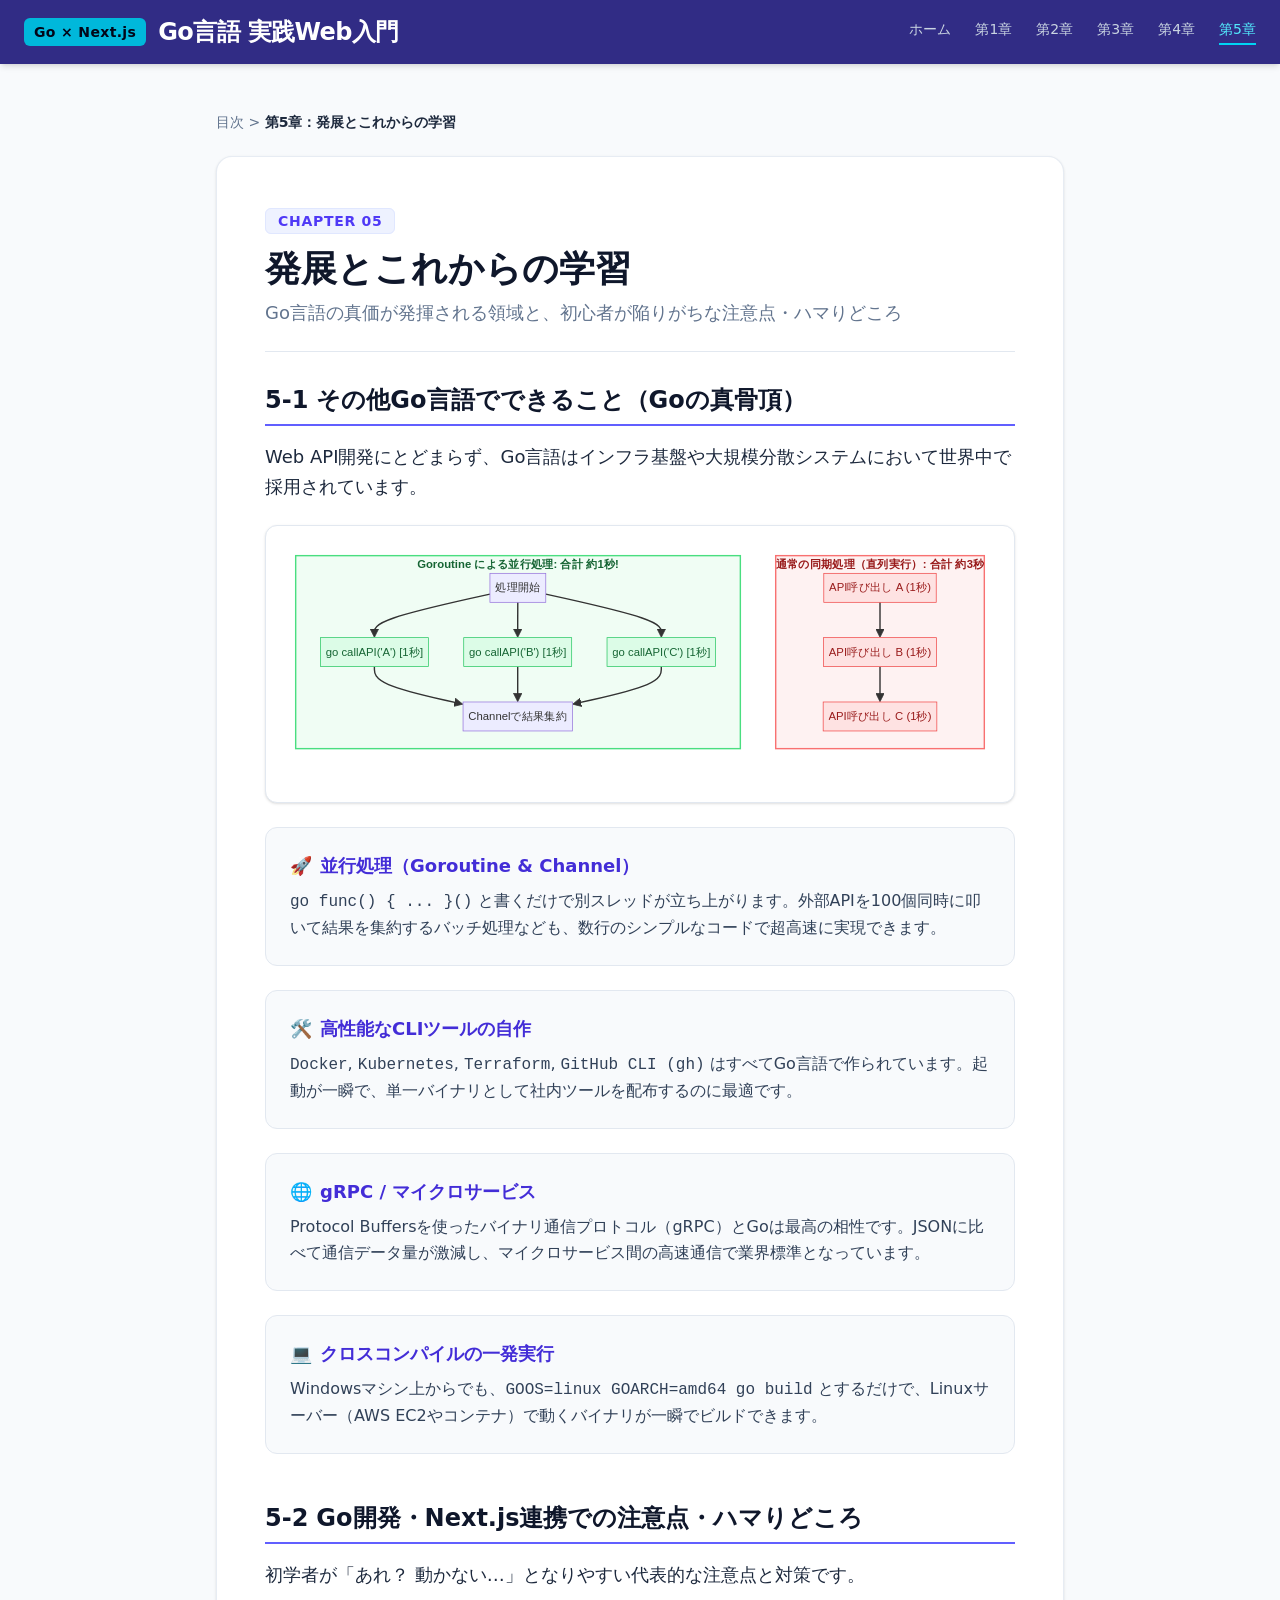
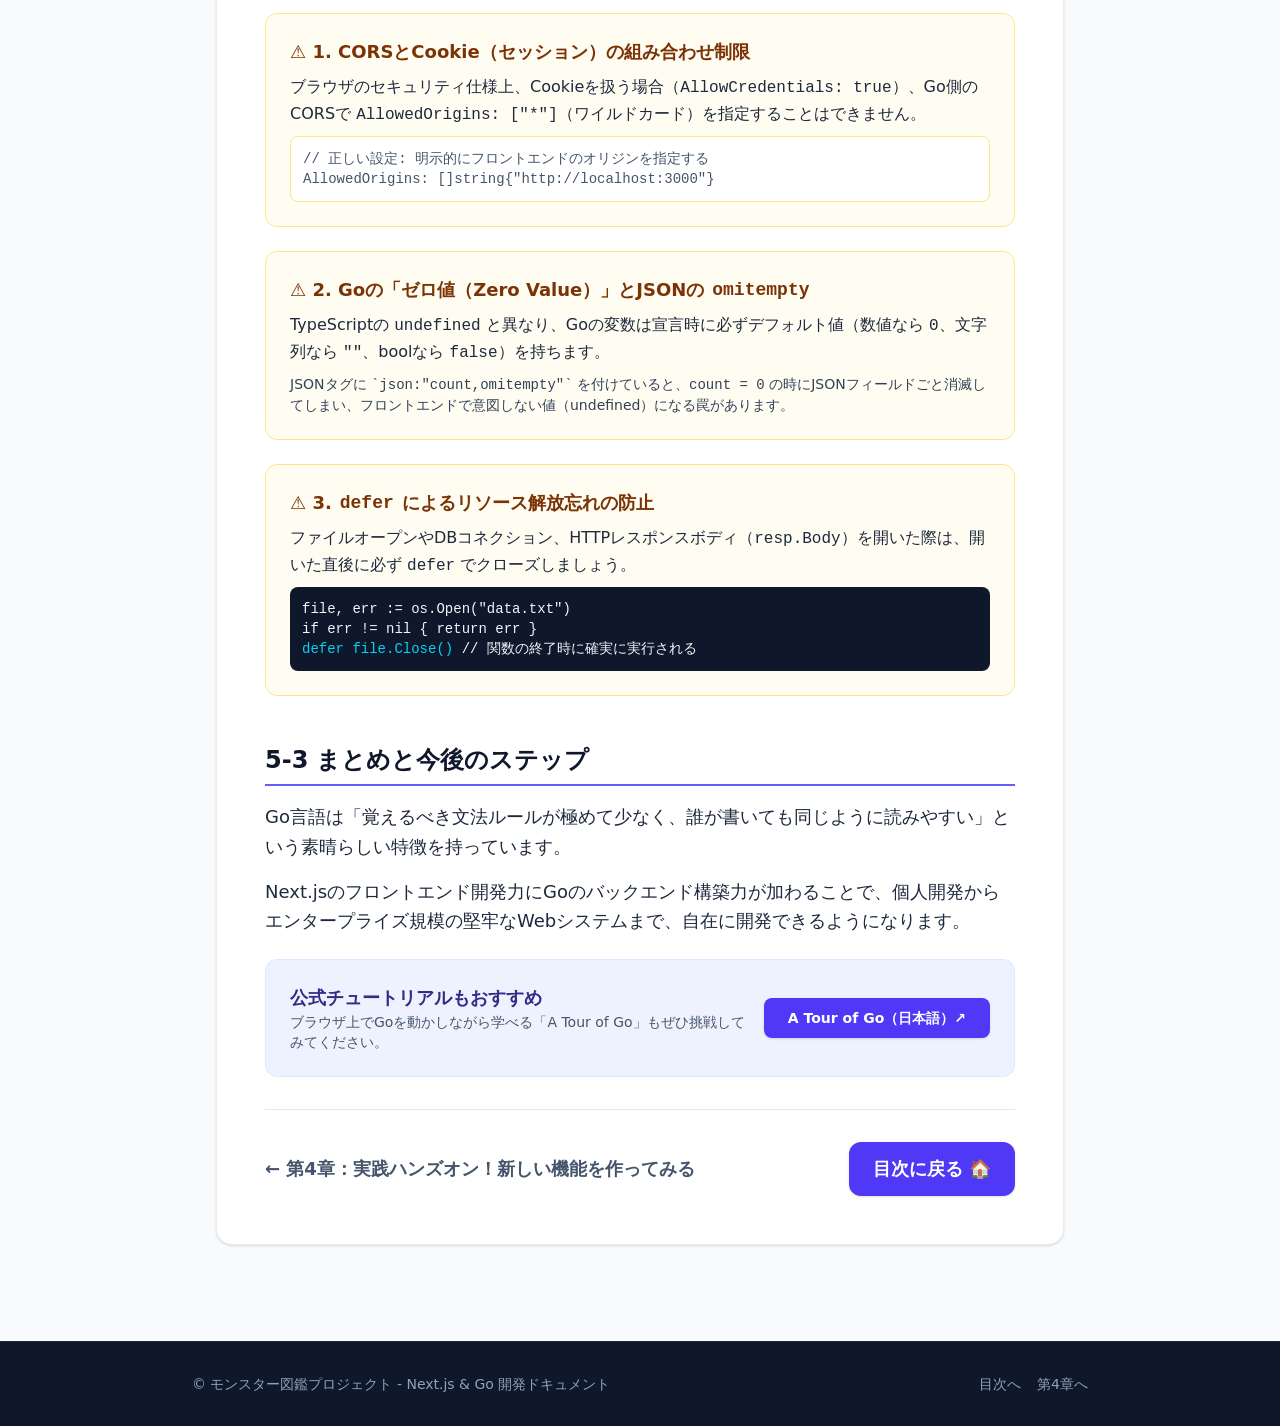
<file: docs/chapter5.html>
<!DOCTYPE html>
<html lang="ja">

<head>
  <meta charset="UTF-8">
  <meta name="viewport" content="width=device-width, initial-scale=1.0">
  <title>第5章：発展とこれからの学習 | Go言語実践Web入門</title>
  <link rel="stylesheet" href="assets/css/tailwind.css">
  <script src="assets/js/mermaid.min.js"></script>
</head>

<body class="text-[18px] leading-relaxed text-slate-800 bg-slate-50 font-sans antialiased min-h-screen flex flex-col">

  <!-- ヘッダー -->
  <header class="bg-indigo-900 text-white shadow-md sticky top-0 z-50">
    <div class="max-w-7xl mx-auto px-6 py-4 flex items-center justify-between">
      <div class="flex items-center space-x-3">
        <span class="bg-cyan-500 text-slate-950 font-bold px-2.5 py-1 rounded-md text-sm tracking-wide">Go ×
          Next.js</span>
        <a href="index.html" class="text-2xl font-bold tracking-tight hover:text-cyan-300 transition">Go言語 実践Web入門</a>
      </div>
      <nav class="hidden md:flex space-x-6 text-sm font-medium">
        <a href="index.html" class="text-slate-300 hover:text-white transition">ホーム</a>
        <a href="chapter1.html" class="text-slate-300 hover:text-white transition">第1章</a>
        <a href="chapter2.html" class="text-slate-300 hover:text-white transition">第2章</a>
        <a href="chapter3.html" class="text-slate-300 hover:text-white transition">第3章</a>
        <a href="chapter4.html" class="text-slate-300 hover:text-white transition">第4章</a>
        <a href="chapter5.html" class="text-cyan-300 border-b-2 border-cyan-400 pb-1">第5章</a>
      </nav>
    </div>
  </header>

  <!-- メインコンテンツ -->
  <main class="max-w-4xl mx-auto px-6 py-12 flex-1 w-full">

    <!-- パンくずリスト -->
    <nav class="text-sm text-slate-500 mb-6">
      <a href="index.html" class="hover:underline">目次</a> &gt; <span
        class="text-slate-800 font-semibold">第5章：発展とこれからの学習</span>
    </nav>

    <div class="bg-white rounded-2xl shadow-sm border border-slate-200/80 p-8 md:p-12 mb-12">
      <!-- 章見出し -->
      <div class="border-b border-slate-200 pb-6 mb-8">
        <span
          class="text-indigo-600 font-bold text-sm tracking-wider uppercase bg-indigo-50 px-3 py-1 rounded-md border border-indigo-100">Chapter
          05</span>
        <h1 class="text-3xl md:text-4xl font-extrabold text-slate-900 mt-3 leading-tight">
          発展とこれからの学習
        </h1>
        <p class="text-slate-500 mt-2 text-lg">Go言語の真価が発揮される領域と、初心者が陥りがちな注意点・ハマりどころ</p>
      </div>

      <!-- セクション 5-1 -->
      <section class="mb-12">
        <h2 class="text-2xl font-bold text-slate-900 mb-4 pb-2 border-b-2 border-indigo-500 flex items-center gap-2">
          <span>5-1</span> その他Go言語でできること（Goの真骨頂）
        </h2>
        <p class="mb-4">
          Web API開発にとどまらず、Go言語はインフラ基盤や大規模分散システムにおいて世界中で採用されています。
        </p>

        <!-- Mermaid：同期処理 vs 並行処理 (Goroutine) -->
        <div class="mermaid text-center mb-6">
          flowchart TD
          subgraph Sync["<b>通常の同期処理（直列実行）: 合計 約3秒</b>"]
          S1["API呼び出し A (1秒)"] --> S2["API呼び出し B (1秒)"] --> S3["API呼び出し C (1秒)"]
          end

          subgraph Async["<b>Goroutine による並行処理: 合計 約1秒!</b>"]
          Start["処理開始"] --> G1["go callAPI('A') [1秒]"]
          Start --> G2["go callAPI('B') [1秒]"]
          Start --> G3["go callAPI('C') [1秒]"]
          G1 --> Finish["Channelで結果集約"]
          G2 --> Finish
          G3 --> Finish
          end

          style Sync fill:#fef2f2,stroke:#f87171,stroke-width:2px,color:#991b1b
          style Async fill:#f0fdf4,stroke:#4ade80,stroke-width:2px,color:#166534
          style S1 fill:#fee2e2,stroke:#ef4444,stroke-width:1px,color:#991b1b
          style S2 fill:#fee2e2,stroke:#ef4444,stroke-width:1px,color:#991b1b
          style S3 fill:#fee2e2,stroke:#ef4444,stroke-width:1px,color:#991b1b
          style G1 fill:#dcfce7,stroke:#22c55e,stroke-width:1px,color:#166534
          style G2 fill:#dcfce7,stroke:#22c55e,stroke-width:1px,color:#166534
          style G3 fill:#dcfce7,stroke:#22c55e,stroke-width:1px,color:#166534
        </div>

        <div class="grid grid-cols-1 md:grid-cols-1 gap-6 mb-6">
          <div class="p-6 bg-slate-50 rounded-xl border border-slate-200">
            <h3 class="font-bold text-indigo-700 text-lg mb-2 flex items-center gap-2">
              <span>🚀</span> 並行処理（Goroutine &amp; Channel）
            </h3>
            <p class="text-slate-700 text-base leading-relaxed">
              <code>go func() { ... }()</code>
              と書くだけで別スレッドが立ち上がります。外部APIを100個同時に叩いて結果を集約するバッチ処理なども、数行のシンプルなコードで超高速に実現できます。
            </p>
          </div>

          <div class="p-6 bg-slate-50 rounded-xl border border-slate-200">
            <h3 class="font-bold text-indigo-700 text-lg mb-2 flex items-center gap-2">
              <span>🛠</span> 高性能なCLIツールの自作
            </h3>
            <p class="text-slate-700 text-base leading-relaxed">
              <code>Docker</code>, <code>Kubernetes</code>, <code>Terraform</code>, <code>GitHub CLI (gh)</code>
              はすべてGo言語で作られています。起動が一瞬で、単一バイナリとして社内ツールを配布するのに最適です。
            </p>
          </div>

          <div class="p-6 bg-slate-50 rounded-xl border border-slate-200">
            <h3 class="font-bold text-indigo-700 text-lg mb-2 flex items-center gap-2">
              <span>🌐</span> gRPC / マイクロサービス
            </h3>
            <p class="text-slate-700 text-base leading-relaxed">
              Protocol Buffersを使ったバイナリ通信プロトコル（gRPC）とGoは最高の相性です。JSONに比べて通信データ量が激減し、マイクロサービス間の高速通信で業界標準となっています。
            </p>
          </div>

          <div class="p-6 bg-slate-50 rounded-xl border border-slate-200">
            <h3 class="font-bold text-indigo-700 text-lg mb-2 flex items-center gap-2">
              <span>💻</span> クロスコンパイルの一発実行
            </h3>
            <p class="text-slate-700 text-base leading-relaxed">
              Windowsマシン上からでも、<code>GOOS=linux GOARCH=amd64 go build</code> とするだけで、Linuxサーバー（AWS
              EC2やコンテナ）で動くバイナリが一瞬でビルドできます。
            </p>
          </div>
        </div>
      </section>

      <!-- セクション 5-2 -->
      <section class="mb-12">
        <h2 class="text-2xl font-bold text-slate-900 mb-4 pb-2 border-b-2 border-indigo-500 flex items-center gap-2">
          <span>5-2</span> Go開発・Next.js連携での注意点・ハマりどころ
        </h2>
        <p class="mb-6">
          初学者が「あれ？ 動かない…」となりやすい代表的な注意点と対策です。
        </p>

        <div class="space-y-6">

          <!-- 注意点1 -->
          <div class="p-6 bg-amber-50/70 border border-amber-200 rounded-xl">
            <h3 class="text-lg font-bold text-amber-900 mb-2 flex items-center gap-2">
              ⚠️ 1. CORSとCookie（セッション）の組み合わせ制限
            </h3>
            <p class="text-slate-800 text-base leading-relaxed mb-2">
              ブラウザのセキュリティ仕様上、Cookieを扱う場合（<code>AllowCredentials: true</code>）、Go側のCORSで
              <code>AllowedOrigins: ["*"]</code>（ワイルドカード）を指定することはできません。
            </p>
            <p class="text-sm text-slate-600 bg-white p-3 rounded-lg border border-amber-200 font-mono">
              // 正しい設定: 明示的にフロントエンドのオリジンを指定する<br>
              AllowedOrigins: []string{"http://localhost:3000"}
            </p>
          </div>

          <!-- 注意点2 -->
          <div class="p-6 bg-amber-50/70 border border-amber-200 rounded-xl">
            <h3 class="text-lg font-bold text-amber-900 mb-2 flex items-center gap-2">
              ⚠️ 2. Goの「ゼロ値（Zero Value）」とJSONの <code>omitempty</code>
            </h3>
            <p class="text-slate-800 text-base leading-relaxed mb-2">
              TypeScriptの <code>undefined</code> と異なり、Goの変数は宣言時に必ずデフォルト値（数値なら <code>0</code>、文字列なら
              <code>""</code>、boolなら <code>false</code>）を持ちます。
            </p>
            <p class="text-slate-700 text-sm">
              JSONタグに <code>`json:"count,omitempty"`</code> を付けていると、<code>count = 0</code>
              の時にJSONフィールドごと消滅してしまい、フロントエンドで意図しない値（undefined）になる罠があります。
            </p>
          </div>

          <!-- 注意点3 -->
          <div class="p-6 bg-amber-50/70 border border-amber-200 rounded-xl">
            <h3 class="text-lg font-bold text-amber-900 mb-2 flex items-center gap-2">
              ⚠️ 3. <code>defer</code> によるリソース解放忘れの防止
            </h3>
            <p class="text-slate-800 text-base leading-relaxed mb-2">
              ファイルオープンやDBコネクション、HTTPレスポンスボディ（<code>resp.Body</code>）を開いた際は、開いた直後に必ず <code>defer</code> でクローズしましょう。
            </p>
            <div class="bg-slate-900 text-slate-100 p-3 rounded-lg font-mono text-sm">
              file, err := os.Open("data.txt")<br>
              if err != nil { return err }<br>
              <span class="text-cyan-400">defer file.Close()</span> // 関数の終了時に確実に実行される
            </div>
          </div>

        </div>
      </section>

      <!-- まとめ -->
      <section class="mb-8">
        <h2 class="text-2xl font-bold text-slate-900 mb-4 pb-2 border-b-2 border-indigo-500 flex items-center gap-2">
          <span>5-3</span> まとめと今後のステップ
        </h2>
        <p class="mb-4">
          Go言語は「覚えるべき文法ルールが極めて少なく、誰が書いても同じように読みやすい」という素晴らしい特徴を持っています。
        </p>
        <p class="mb-6">
          Next.jsのフロントエンド開発力にGoのバックエンド構築力が加わることで、個人開発からエンタープライズ規模の堅牢なWebシステムまで、自在に開発できるようになります。
        </p>
        <div
          class="p-6 bg-indigo-50 rounded-xl border border-indigo-100 flex flex-col sm:flex-row items-center justify-between gap-4">
          <div>
            <h4 class="font-bold text-indigo-900 text-lg">公式チュートリアルもおすすめ</h4>
            <p class="text-slate-600 text-sm">ブラウザ上でGoを動かしながら学べる「A Tour of Go」もぜひ挑戦してみてください。</p>
          </div>
          <a href="https://go-tour-jp.appspot.com/" target="_blank"
            class="bg-indigo-600 hover:bg-indigo-700 text-white font-bold px-6 py-2.5 rounded-lg text-sm shadow whitespace-nowrap transition">
            A Tour of Go（日本語）↗
          </a>
        </div>
      </section>

      <!-- ナビゲーションボタン -->
      <div class="flex items-center justify-between border-t border-slate-200 pt-8 mt-8">
        <a href="chapter4.html"
          class="inline-flex items-center gap-2 text-slate-600 hover:text-indigo-600 font-bold transition">
          ← 第4章：実践ハンズオン！新しい機能を作ってみる
        </a>
        <a href="index.html"
          class="inline-flex items-center gap-2 bg-indigo-600 hover:bg-indigo-700 text-white font-bold px-6 py-3 rounded-xl shadow hover:shadow-indigo-500/30 transition">
          目次に戻る 🏠
        </a>
      </div>

    </div>
  </main>

  <!-- フッター -->
  <footer class="bg-slate-900 text-slate-400 py-8 px-6 text-center text-sm border-t border-slate-800">
    <div class="max-w-4xl mx-auto flex flex-col md:flex-row items-center justify-between gap-4">
      <p>© モンスター図鑑プロジェクト - Next.js & Go 開発ドキュメント</p>
      <div class="flex space-x-4">
        <a href="index.html" class="hover:text-white transition">目次へ</a>
        <a href="chapter4.html" class="hover:text-white transition">第4章へ</a>
      </div>
    </div>
  </footer>

  <!-- Mermaid初期化 & 拡大モーダルスクリプト -->
  <script>
    mermaid.initialize({
      startOnLoad: true,
      theme: 'default',
      securityLevel: 'loose'
    });

    document.addEventListener('DOMContentLoaded', () => {
      const modal = document.createElement('div');
      modal.id = 'mermaid-modal';
      modal.className = 'fixed inset-0 bg-slate-950/80 backdrop-blur-sm z-[100] hidden items-center justify-center p-4 cursor-zoom-out transition-opacity duration-200';
      modal.innerHTML = `
        <div class="relative w-[96vw] max-w-[96vw] h-[92vh] max-h-[92vh] bg-white rounded-2xl p-4 md:p-6 shadow-2xl overflow-hidden cursor-default flex flex-col items-center">
          <div class="w-full flex justify-between items-center pb-3 border-b border-slate-200 mb-2 flex-shrink-0">
            <span class="text-sm font-bold text-slate-500">🔍 図の全画面プレビュー (Escキーまたは外側クリックで閉じます)</span>
            <button id="close-modal-btn" class="text-slate-400 hover:text-slate-700 bg-slate-100 hover:bg-slate-200 rounded-full w-8 h-8 flex items-center justify-center font-bold text-lg transition">✕</button>
          </div>
          <div id="modal-content" class="w-full flex-1 flex justify-center items-center overflow-auto p-2"></div>
        </div>
      `;
      document.body.appendChild(modal);

      const modalContent = document.getElementById('modal-content');
      const closeModalBtn = document.getElementById('close-modal-btn');

      const closeModal = () => {
        modal.classList.add('hidden');
        modal.classList.remove('flex');
        modalContent.innerHTML = '';
      };

      closeModalBtn.addEventListener('click', closeModal);
      modal.addEventListener('click', (e) => {
        if (e.target === modal) closeModal();
      });
      document.addEventListener('keydown', (e) => {
        if (e.key === 'Escape') closeModal();
      });

      const openModal = (mermaidEl) => {
        const svg = mermaidEl.querySelector('svg');
        if (svg) {
          modalContent.innerHTML = svg.outerHTML;
          const modalSvg = modalContent.querySelector('svg');
          modalSvg.style.width = '100%';
          modalSvg.style.height = '100%';
          modalSvg.style.maxWidth = '100%';
          modalSvg.style.maxHeight = '100%';
          modal.classList.remove('hidden');
          modal.classList.add('flex');
        }
      };

      setTimeout(() => {
        document.querySelectorAll('.mermaid').forEach((el) => {
          el.classList.add('cursor-pointer', 'flex', 'justify-center', 'items-center', 'w-full');
          if (!el.parentElement.classList.contains('mermaid-wrapper')) {
            const wrapper = document.createElement('div');
            wrapper.className = 'mermaid-wrapper bg-white border border-slate-200 rounded-xl p-6 my-6 shadow-sm hover:shadow-md transition flex justify-center items-center overflow-x-auto cursor-pointer';
            wrapper.title = 'クリックで拡大表示';
            el.parentNode.insertBefore(wrapper, el);
            wrapper.appendChild(el);

            wrapper.addEventListener('click', (e) => {
              if (!e.target.closest('#mermaid-modal')) {
                openModal(el);
              }
            });
          }
        });
      }, 500);
    });
  </script>

</body>

</html>
</file>
